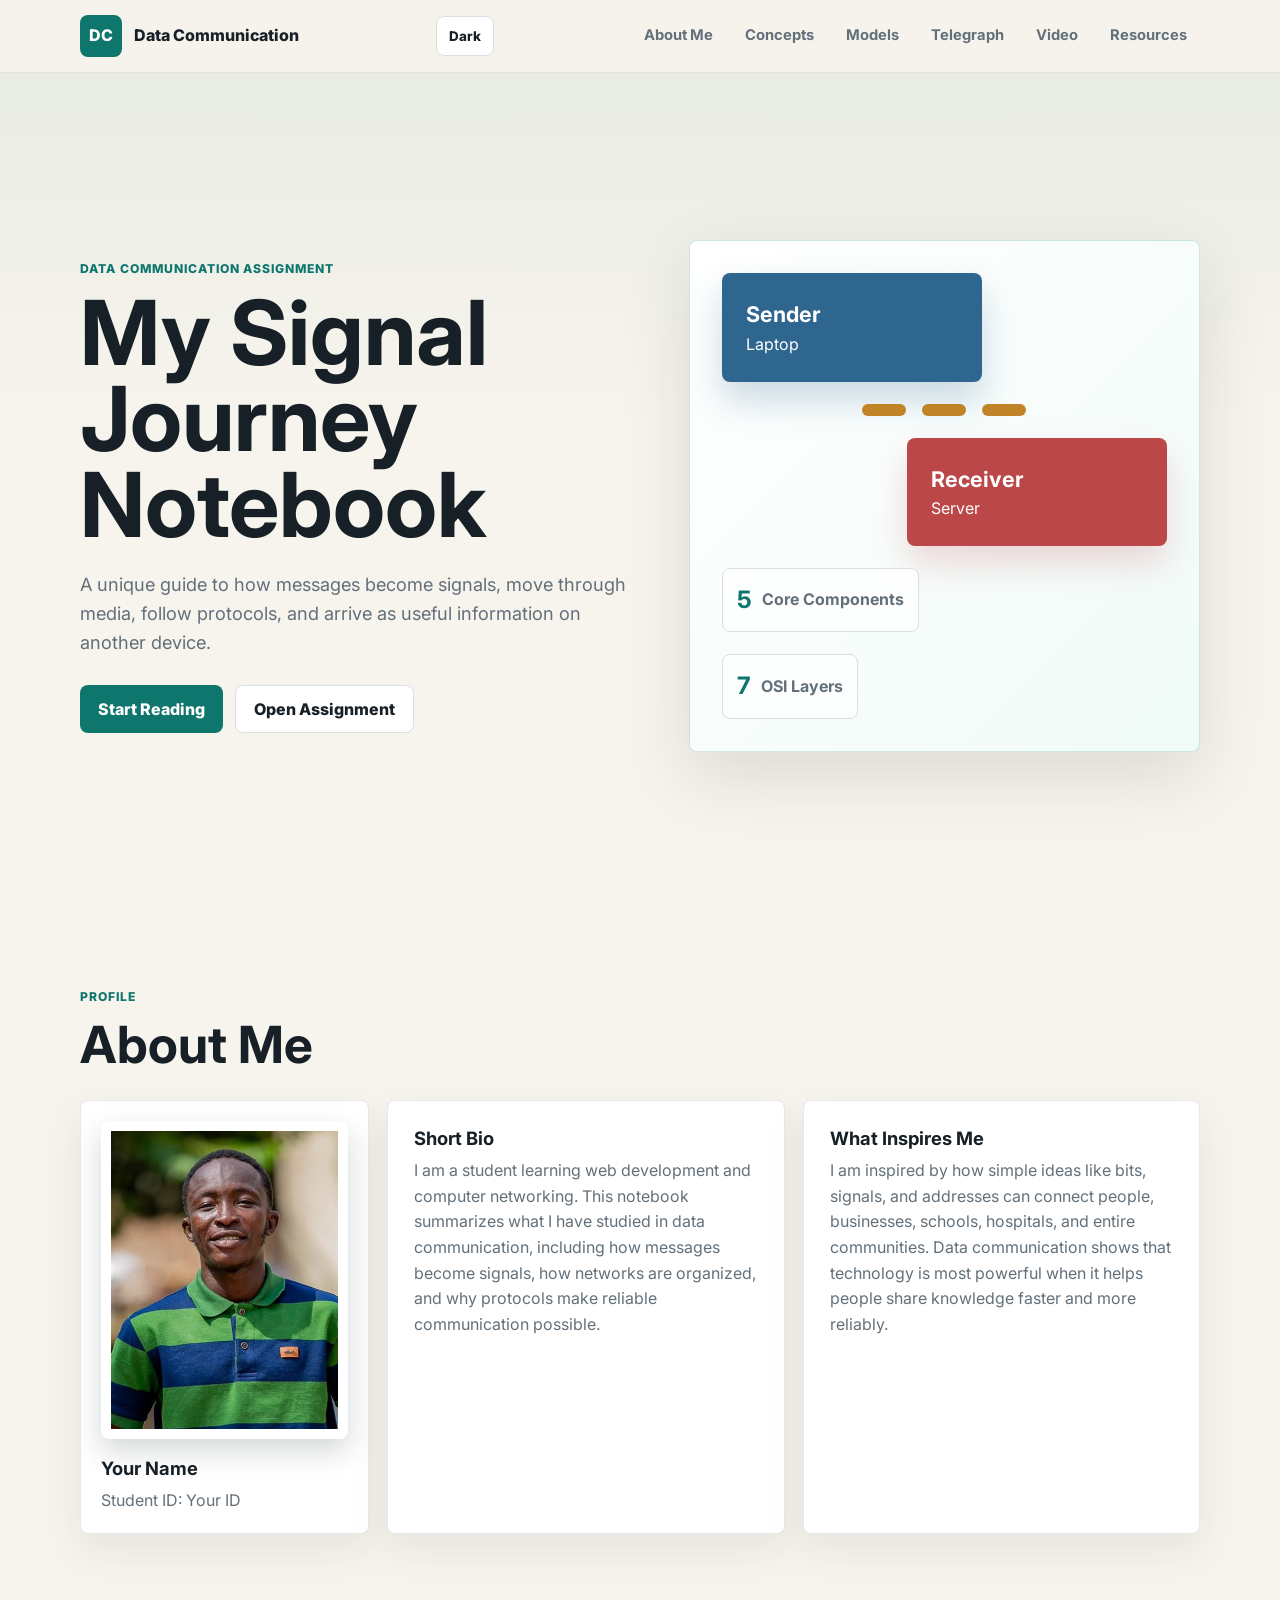
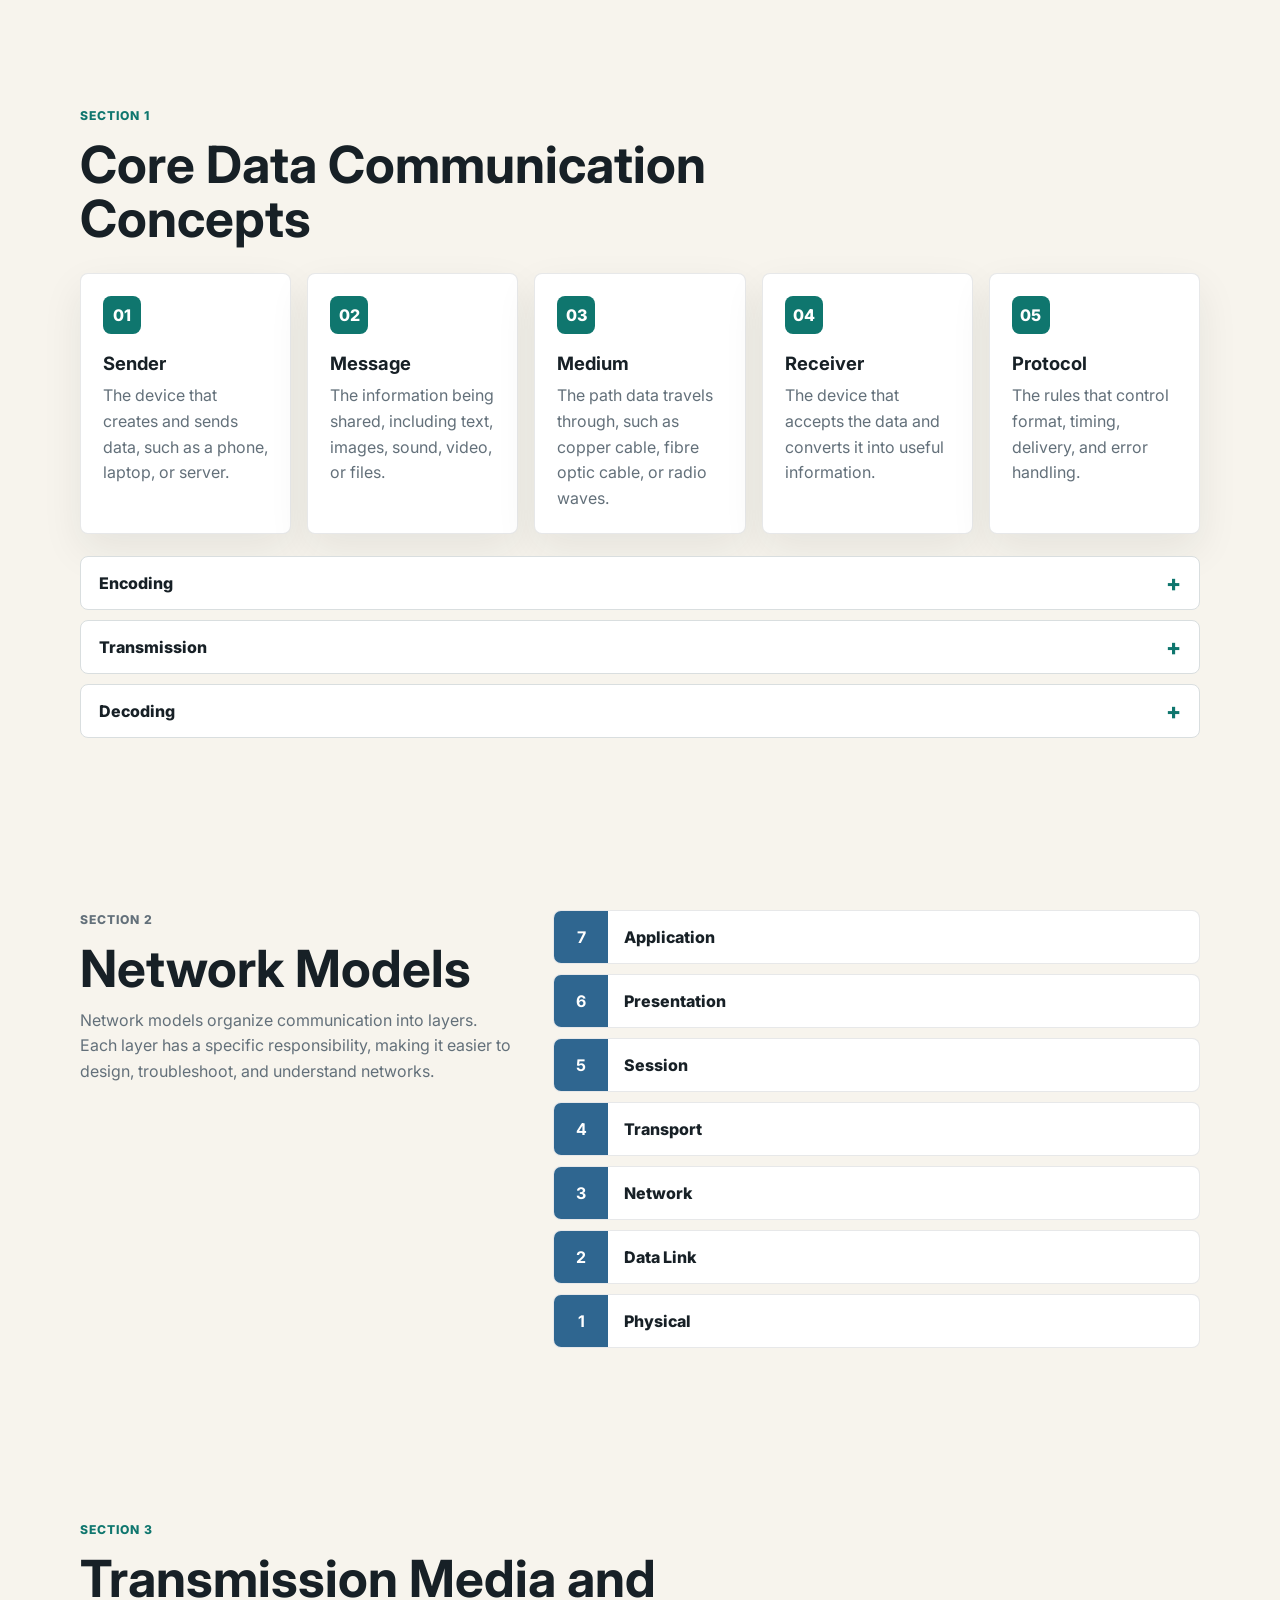
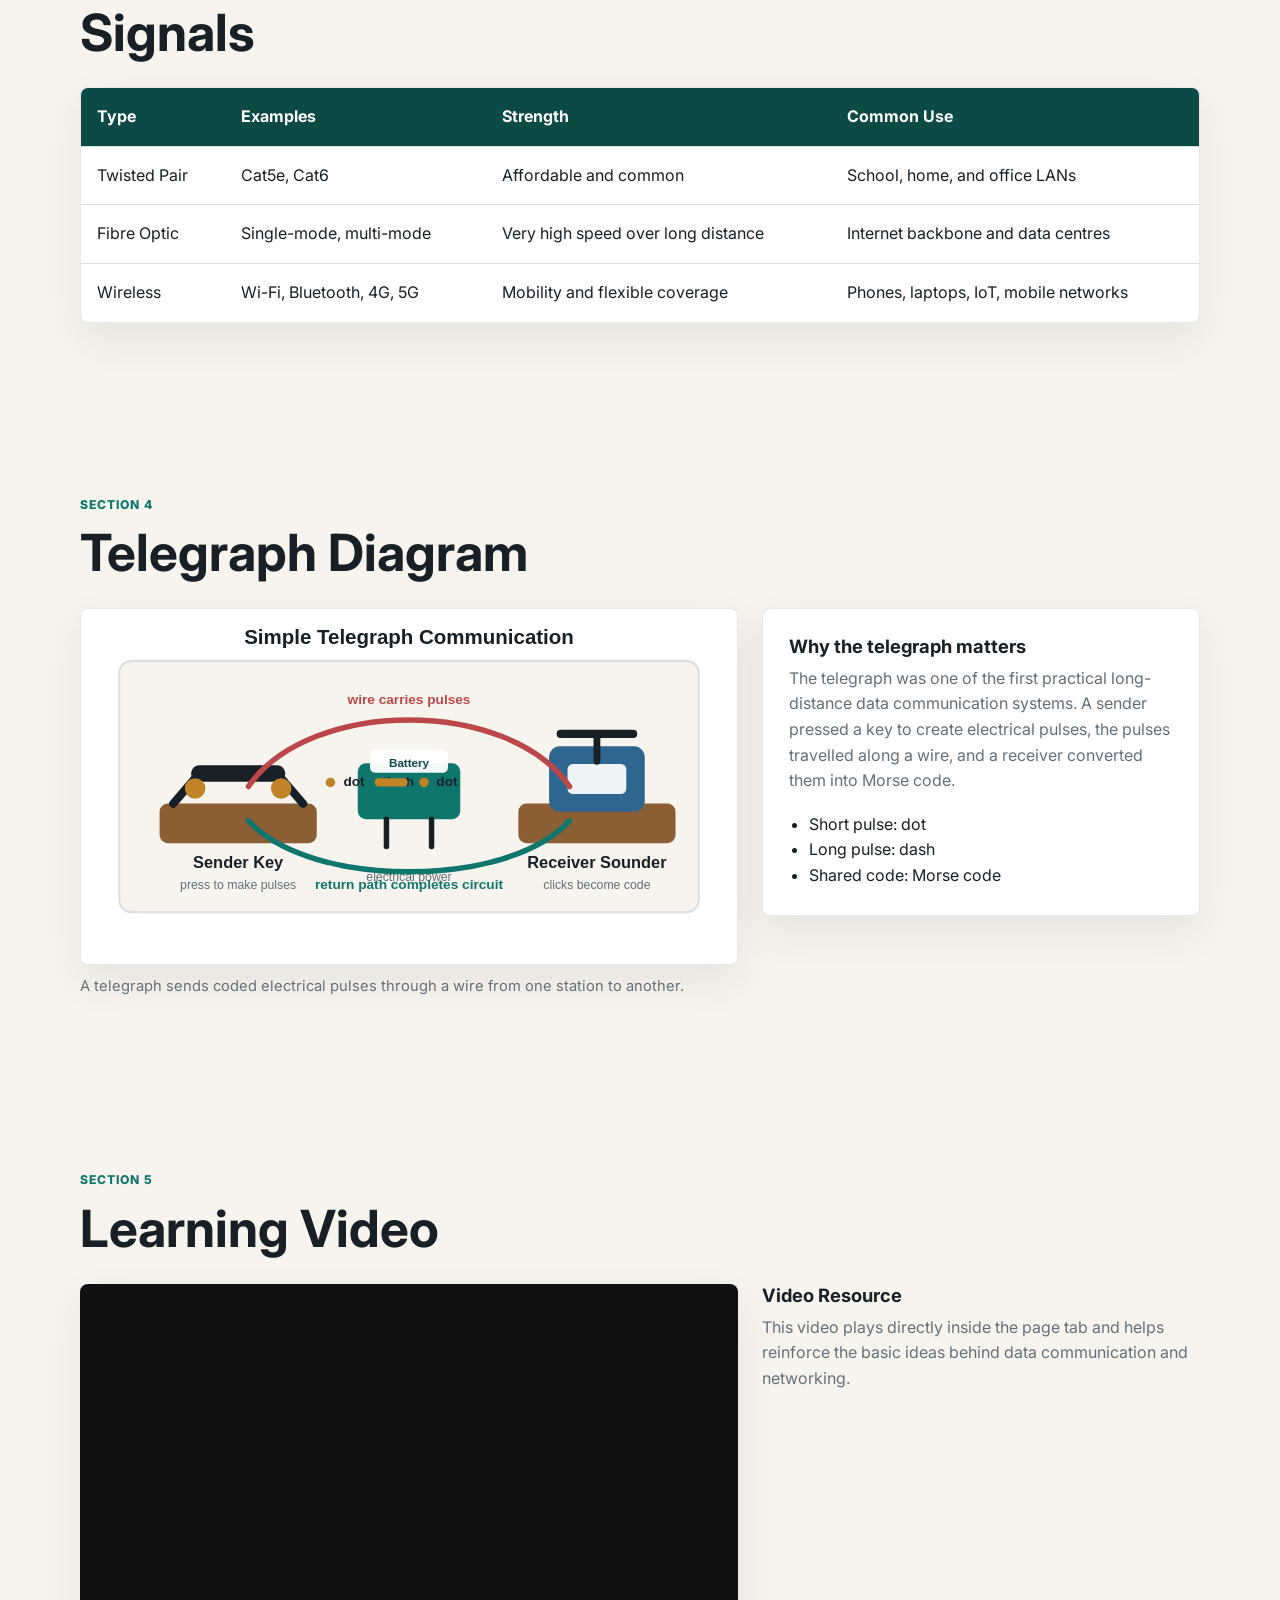
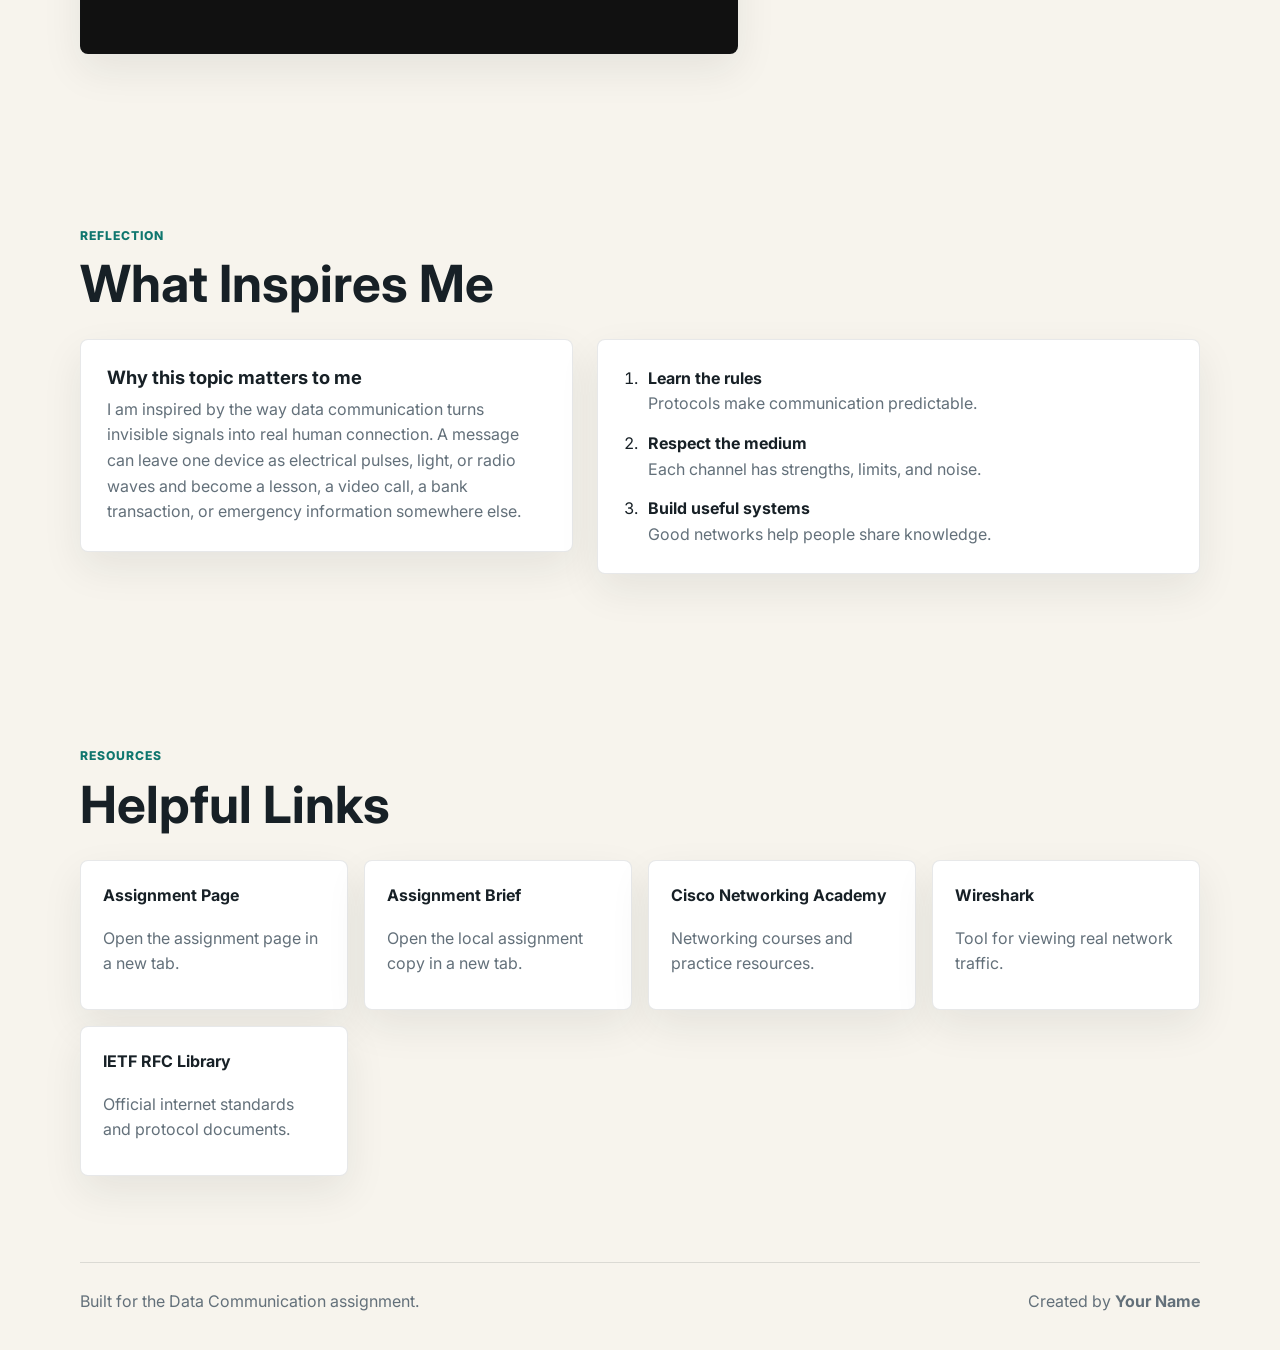
<file: Data Communication Website/index.html>
<!DOCTYPE html>
<html lang="en">
<head>
  <meta charset="UTF-8">
  <meta name="viewport" content="width=device-width, initial-scale=1.0">
  <meta name="description" content="A unique one-page data communication assignment covering signals, protocols, network models, transmission media, telegraph history, resources, and inspiration.">
  <title>Signal Journey | Data Communication Assignment</title>
  <link rel="preconnect" href="https://fonts.googleapis.com">
  <link rel="preconnect" href="https://fonts.gstatic.com" crossorigin>
  <link href="https://fonts.googleapis.com/css2?family=Inter:wght@400;500;600;700;800&display=swap" rel="stylesheet">
  <link rel="stylesheet" href="styles.css">
</head>
<body>
  <header class="site-header">
    <nav class="nav" aria-label="Main navigation">
      <a class="brand" href="#home" aria-label="Data Communication home">
        <span class="brand-mark">DC</span>
        <span>Data Communication</span>
      </a>
      <button class="theme-toggle" type="button" aria-label="Toggle theme">Dark</button>
      <button class="nav-toggle" type="button" aria-expanded="false" aria-controls="nav-links">
        <span></span>
        <span></span>
        <span></span>
      </button>
      <div class="nav-links" id="nav-links">
        <a href="#about">About Me</a>
        <a href="#concepts">Concepts</a>
        <a href="#models">Models</a>
        <a href="#telegraph">Telegraph</a>
        <a href="#video">Video</a>
        <a href="#resources">Resources</a>
      </div>
    </nav>
  </header>
  <div id="progressBar"></div>

  <main>
    <section class="hero" id="home">
      <div class="hero-copy">
        <p class="eyebrow">Data Communication Assignment</p>
        <h1>My Signal Journey Notebook</h1>
        <p class="hero-text">
          A unique guide to how messages become signals, move through media, follow
          protocols, and arrive as useful information on another device.
        </p>
        <div class="hero-actions">
          <a class="button primary" href="#concepts">Start Reading</a>
          <a class="button secondary" href="assignment.html">Open Assignment</a>
        </div>
      </div>
      <div class="hero-panel" aria-label="Animated communication system overview">
        <div class="signal-card sender">
          <strong>Sender</strong>
          <span>Laptop</span>
        </div>
        <div class="signal-path">
          <span></span>
          <span></span>
          <span></span>
        </div>
        <div class="signal-card receiver">
          <strong>Receiver</strong>
          <span>Server</span>
        </div>
        <div class="mini-metric stat">
          <strong data-target="5">0</strong>
          <span>Core Components</span>
        </div>
        <div class="mini-metric stat">
          <strong data-target="7">0</strong>
          <span>OSI Layers</span>
        </div>
      </div>
    </section>

    <section class="section about-section reveal" id="about">
      <div class="section-heading">
        <p class="eyebrow">Profile</p>
        <h2>About Me</h2>
      </div>
      <div class="about-grid">
        <div class="portrait-card">
          <img class="passport-photo" src="assets/profile-passport.jpg" alt="Student passport photo">
          <div>
            <h3>Your Name</h3>
            <p>Student ID: Your ID</p>
          </div>
        </div>
        <div class="bio-card">
          <h3>Short Bio</h3>
          <p>
            I am a student learning web development and computer networking. This notebook
            summarizes what I have studied in data communication, including how messages
            become signals, how networks are organized, and why protocols make reliable
            communication possible.
          </p>
        </div>
        <div class="inspiration-card">
          <h3>What Inspires Me</h3>
          <p>
            I am inspired by how simple ideas like bits, signals, and addresses can
            connect people, businesses, schools, hospitals, and entire communities.
            Data communication shows that technology is most powerful when it helps
            people share knowledge faster and more reliably.
          </p>
        </div>
      </div>
    </section>

    <section class="section reveal" id="concepts">
      <div class="section-heading">
        <p class="eyebrow">Section 1</p>
        <h2>Core Data Communication Concepts</h2>
      </div>
      <div class="cards five-components">
        <article>
          <span>01</span>
          <h3>Sender</h3>
          <p>The device that creates and sends data, such as a phone, laptop, or server.</p>
        </article>
        <article>
          <span>02</span>
          <h3>Message</h3>
          <p>The information being shared, including text, images, sound, video, or files.</p>
        </article>
        <article>
          <span>03</span>
          <h3>Medium</h3>
          <p>The path data travels through, such as copper cable, fibre optic cable, or radio waves.</p>
        </article>
        <article>
          <span>04</span>
          <h3>Receiver</h3>
          <p>The device that accepts the data and converts it into useful information.</p>
        </article>
        <article>
          <span>05</span>
          <h3>Protocol</h3>
          <p>The rules that control format, timing, delivery, and error handling.</p>
        </article>
      </div>
      <div class="accordion" aria-label="Signal journey accordion">
        <div class="accordion-item">
          <button class="accordion-btn" type="button">Encoding</button>
          <div class="accordion-body">
            <p>The sender changes a message into a signal. Text, images, audio, and video are represented as bits before transmission.</p>
          </div>
        </div>
        <div class="accordion-item">
          <button class="accordion-btn" type="button">Transmission</button>
          <div class="accordion-body">
            <p>The signal travels through copper wire, fibre optic cable, or wireless channels. Noise, distance, and interference can affect quality.</p>
          </div>
        </div>
        <div class="accordion-item">
          <button class="accordion-btn" type="button">Decoding</button>
          <div class="accordion-body">
            <p>The receiver changes the signal back into usable data and checks for errors before the application displays it.</p>
          </div>
        </div>
      </div>
    </section>

    <section class="section split-section reveal" id="models">
      <div>
        <p class="eyebrow">Section 2</p>
        <h2>Network Models</h2>
        <p>
          Network models organize communication into layers. Each layer has a specific
          responsibility, making it easier to design, troubleshoot, and understand networks.
        </p>
      </div>
      <div class="model-list" aria-label="OSI model layers">
        <div><strong>7</strong><span>Application</span></div>
        <div><strong>6</strong><span>Presentation</span></div>
        <div><strong>5</strong><span>Session</span></div>
        <div><strong>4</strong><span>Transport</span></div>
        <div><strong>3</strong><span>Network</span></div>
        <div><strong>2</strong><span>Data Link</span></div>
        <div><strong>1</strong><span>Physical</span></div>
      </div>
    </section>

    <section class="section media-section reveal" id="media">
      <div class="section-heading">
        <p class="eyebrow">Section 3</p>
        <h2>Transmission Media and Signals</h2>
      </div>
      <div class="table-wrap">
        <table>
          <thead>
            <tr>
              <th>Type</th>
              <th>Examples</th>
              <th>Strength</th>
              <th>Common Use</th>
            </tr>
          </thead>
          <tbody>
            <tr>
              <td>Twisted Pair</td>
              <td>Cat5e, Cat6</td>
              <td>Affordable and common</td>
              <td>School, home, and office LANs</td>
            </tr>
            <tr>
              <td>Fibre Optic</td>
              <td>Single-mode, multi-mode</td>
              <td>Very high speed over long distance</td>
              <td>Internet backbone and data centres</td>
            </tr>
            <tr>
              <td>Wireless</td>
              <td>Wi-Fi, Bluetooth, 4G, 5G</td>
              <td>Mobility and flexible coverage</td>
              <td>Phones, laptops, IoT, mobile networks</td>
            </tr>
          </tbody>
        </table>
      </div>
    </section>

    <section class="section telegraph-section reveal" id="telegraph">
      <div class="section-heading">
        <p class="eyebrow">Section 4</p>
        <h2>Telegraph Diagram</h2>
      </div>
      <div class="telegraph-grid">
        <figure class="telegraph-diagram">
          <img src="assets/telegraph-diagram.svg" alt="Diagram of a telegraph system">
          <figcaption>A telegraph sends coded electrical pulses through a wire from one station to another.</figcaption>
        </figure>
        <div class="telegraph-copy">
          <h3>Why the telegraph matters</h3>
          <p>
            The telegraph was one of the first practical long-distance data communication
            systems. A sender pressed a key to create electrical pulses, the pulses
            travelled along a wire, and a receiver converted them into Morse code.
          </p>
          <ul>
            <li>Short pulse: dot</li>
            <li>Long pulse: dash</li>
            <li>Shared code: Morse code</li>
          </ul>
        </div>
      </div>
    </section>

    <section class="section video-section reveal" id="video">
      <div class="section-heading">
        <p class="eyebrow">Section 5</p>
        <h2>Learning Video</h2>
      </div>
      <div class="video-layout">
        <div class="video-frame">
          <iframe
            src="https://www.youtube-nocookie.com/embed/BDLlWQuqOU8?rel=0&modestbranding=1&playsinline=1"
            title="Data Communication and Networking video"
            referrerpolicy="strict-origin-when-cross-origin"
            sandbox="allow-scripts allow-same-origin allow-presentation"
            allow="accelerometer; autoplay; clipboard-write; encrypted-media; gyroscope; picture-in-picture; web-share"
            allowfullscreen>
          </iframe>
        </div>
        <div>
          <h3>Video Resource</h3>
          <p>
            This video plays directly inside the page tab and helps reinforce the
            basic ideas behind data communication and networking.
          </p>
        </div>
      </div>
    </section>

    <section class="section inspiration-section reveal" id="inspiration">
      <div class="section-heading">
        <p class="eyebrow">Reflection</p>
        <h2>What Inspires Me</h2>
      </div>
      <div class="inspiration-layout">
        <div>
          <h3>Why this topic matters to me</h3>
          <p>
            I am inspired by the way data communication turns invisible signals into
            real human connection. A message can leave one device as electrical pulses,
            light, or radio waves and become a lesson, a video call, a bank transaction,
            or emergency information somewhere else.
          </p>
        </div>
        <ol class="signal-steps">
          <li><strong>Learn the rules</strong><span>Protocols make communication predictable.</span></li>
          <li><strong>Respect the medium</strong><span>Each channel has strengths, limits, and noise.</span></li>
          <li><strong>Build useful systems</strong><span>Good networks help people share knowledge.</span></li>
        </ol>
      </div>
    </section>

    <section class="section resources-section reveal" id="resources">
      <div class="section-heading">
        <p class="eyebrow">Resources</p>
        <h2>Helpful Links</h2>
      </div>
      <div class="resource-grid">
        <a href="assignment.html">
          <strong>Assignment Page</strong>
          <span>Open the assignment page in a new tab.</span>
        </a>
        <a href="resources/assignment-turnitin.txt" target="_blank" rel="noopener">
          <strong>Assignment Brief</strong>
          <span>Open the local assignment copy in a new tab.</span>
        </a>
        <a href="https://www.netacad.com/" target="_blank" rel="noopener">
          <strong>Cisco Networking Academy</strong>
          <span>Networking courses and practice resources.</span>
        </a>
        <a href="https://www.wireshark.org/" target="_blank" rel="noopener">
          <strong>Wireshark</strong>
          <span>Tool for viewing real network traffic.</span>
        </a>
        <a href="https://www.ietf.org/rfc/" target="_blank" rel="noopener">
          <strong>IETF RFC Library</strong>
          <span>Official internet standards and protocol documents.</span>
        </a>
      </div>
    </section>
  </main>

  <footer class="footer">
    <p>Built for the Data Communication assignment.</p>
    <p>Created by <strong>Your Name</strong></p>
  </footer>

  <button class="back-to-top" type="button" aria-label="Back to top">Top</button>

  <script src="script.js"></script>
</body>
</html>
</file>
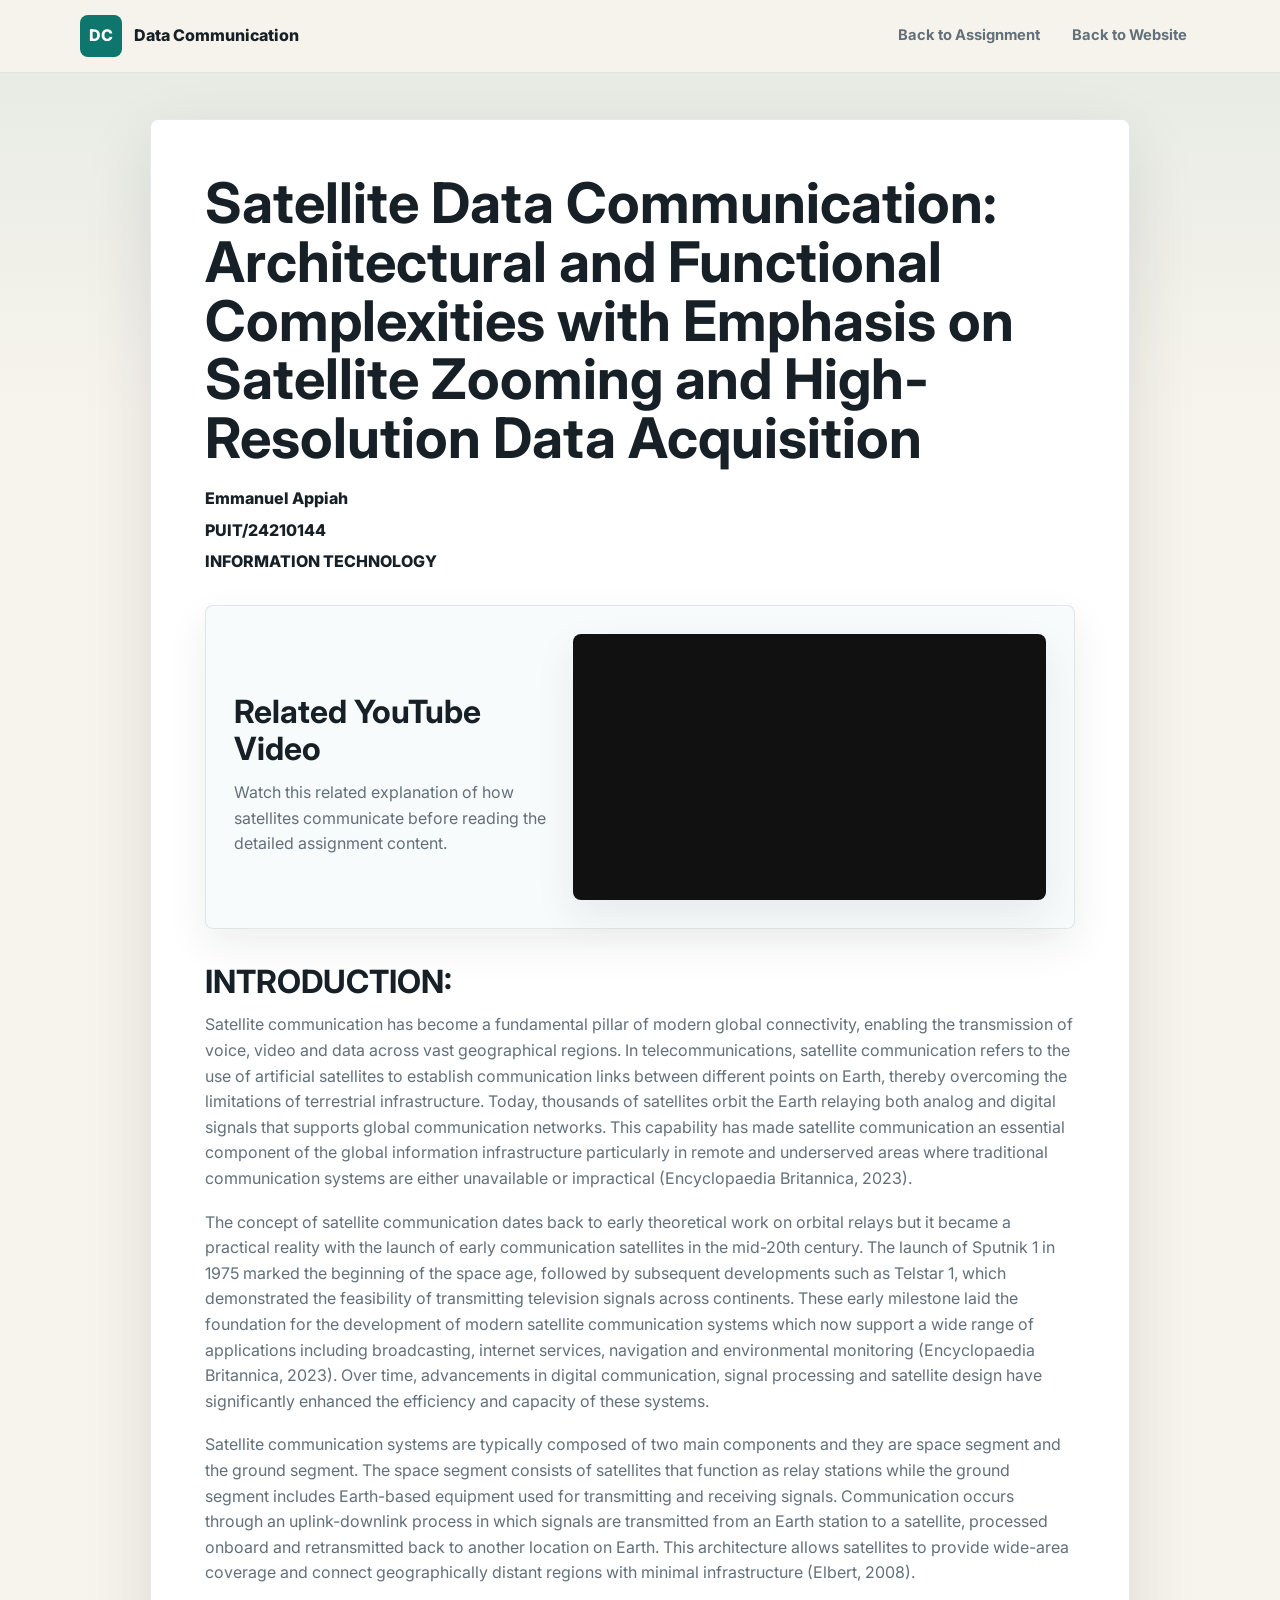
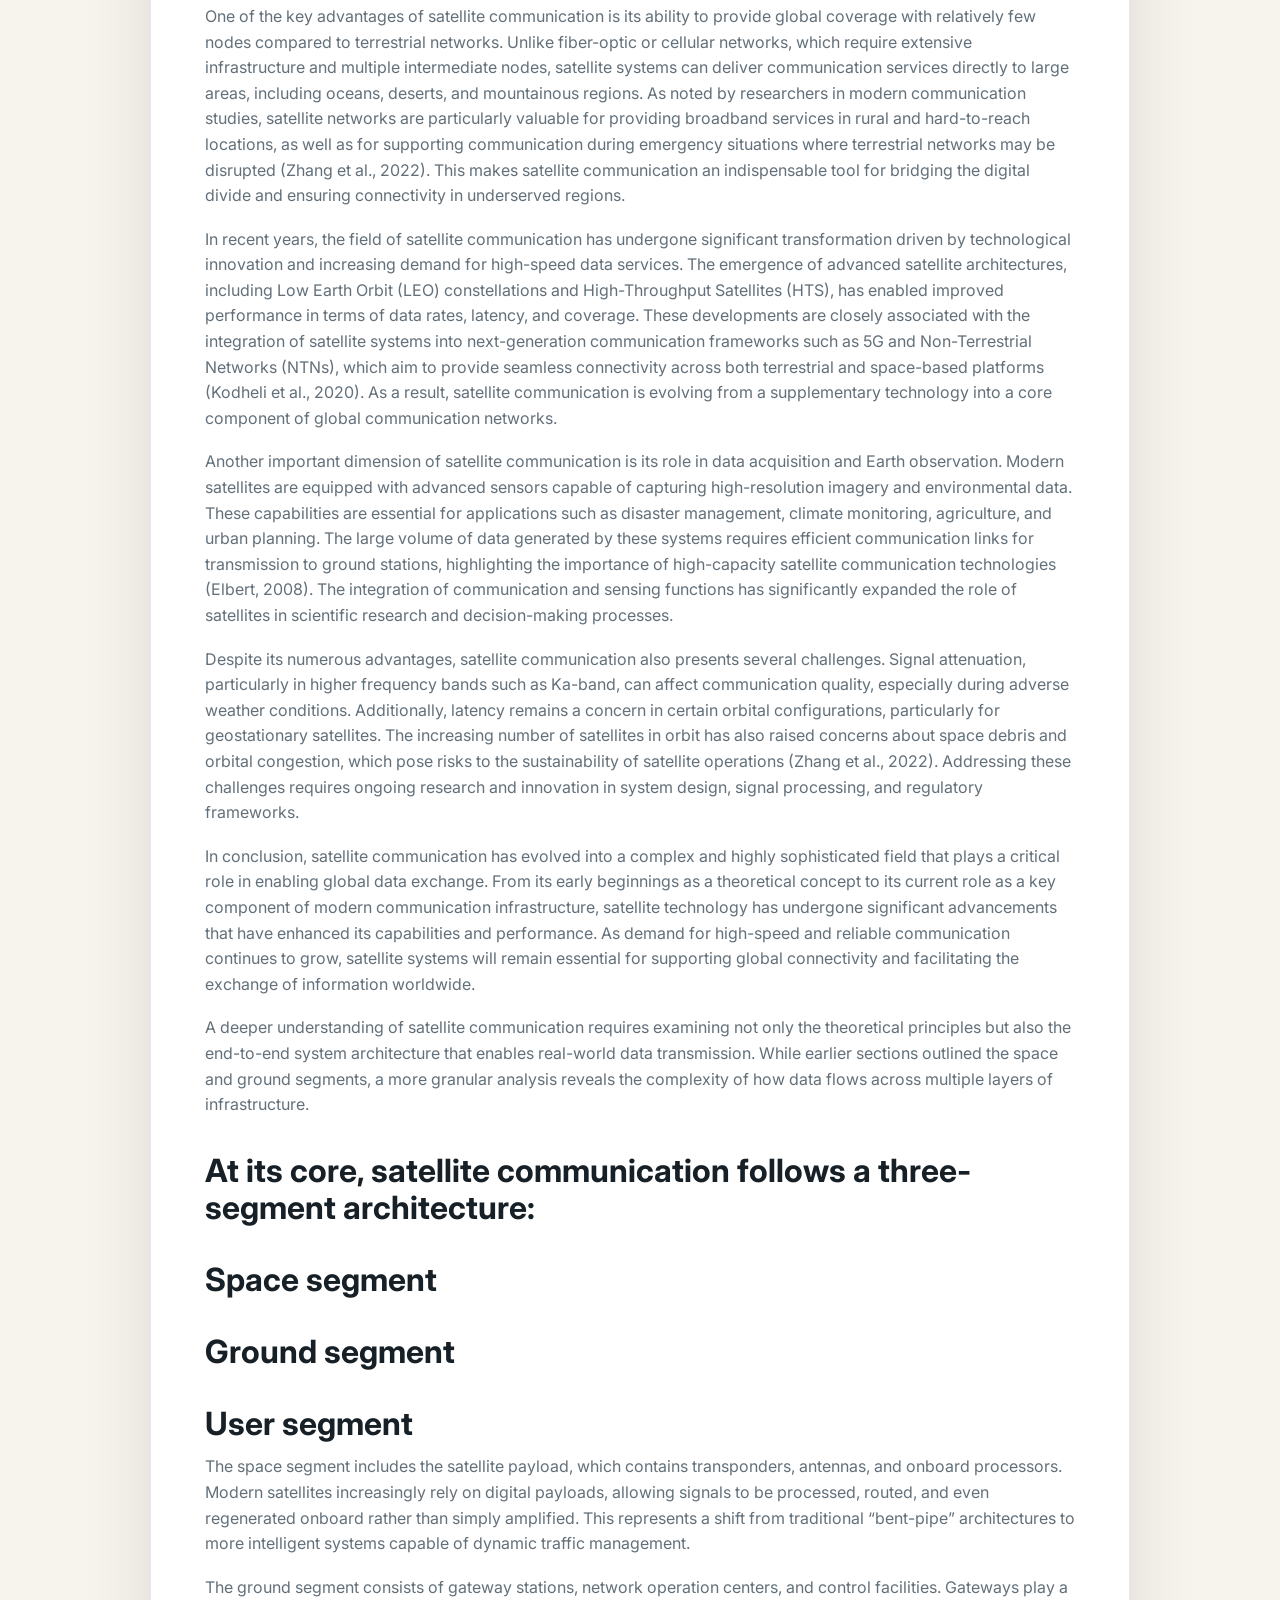
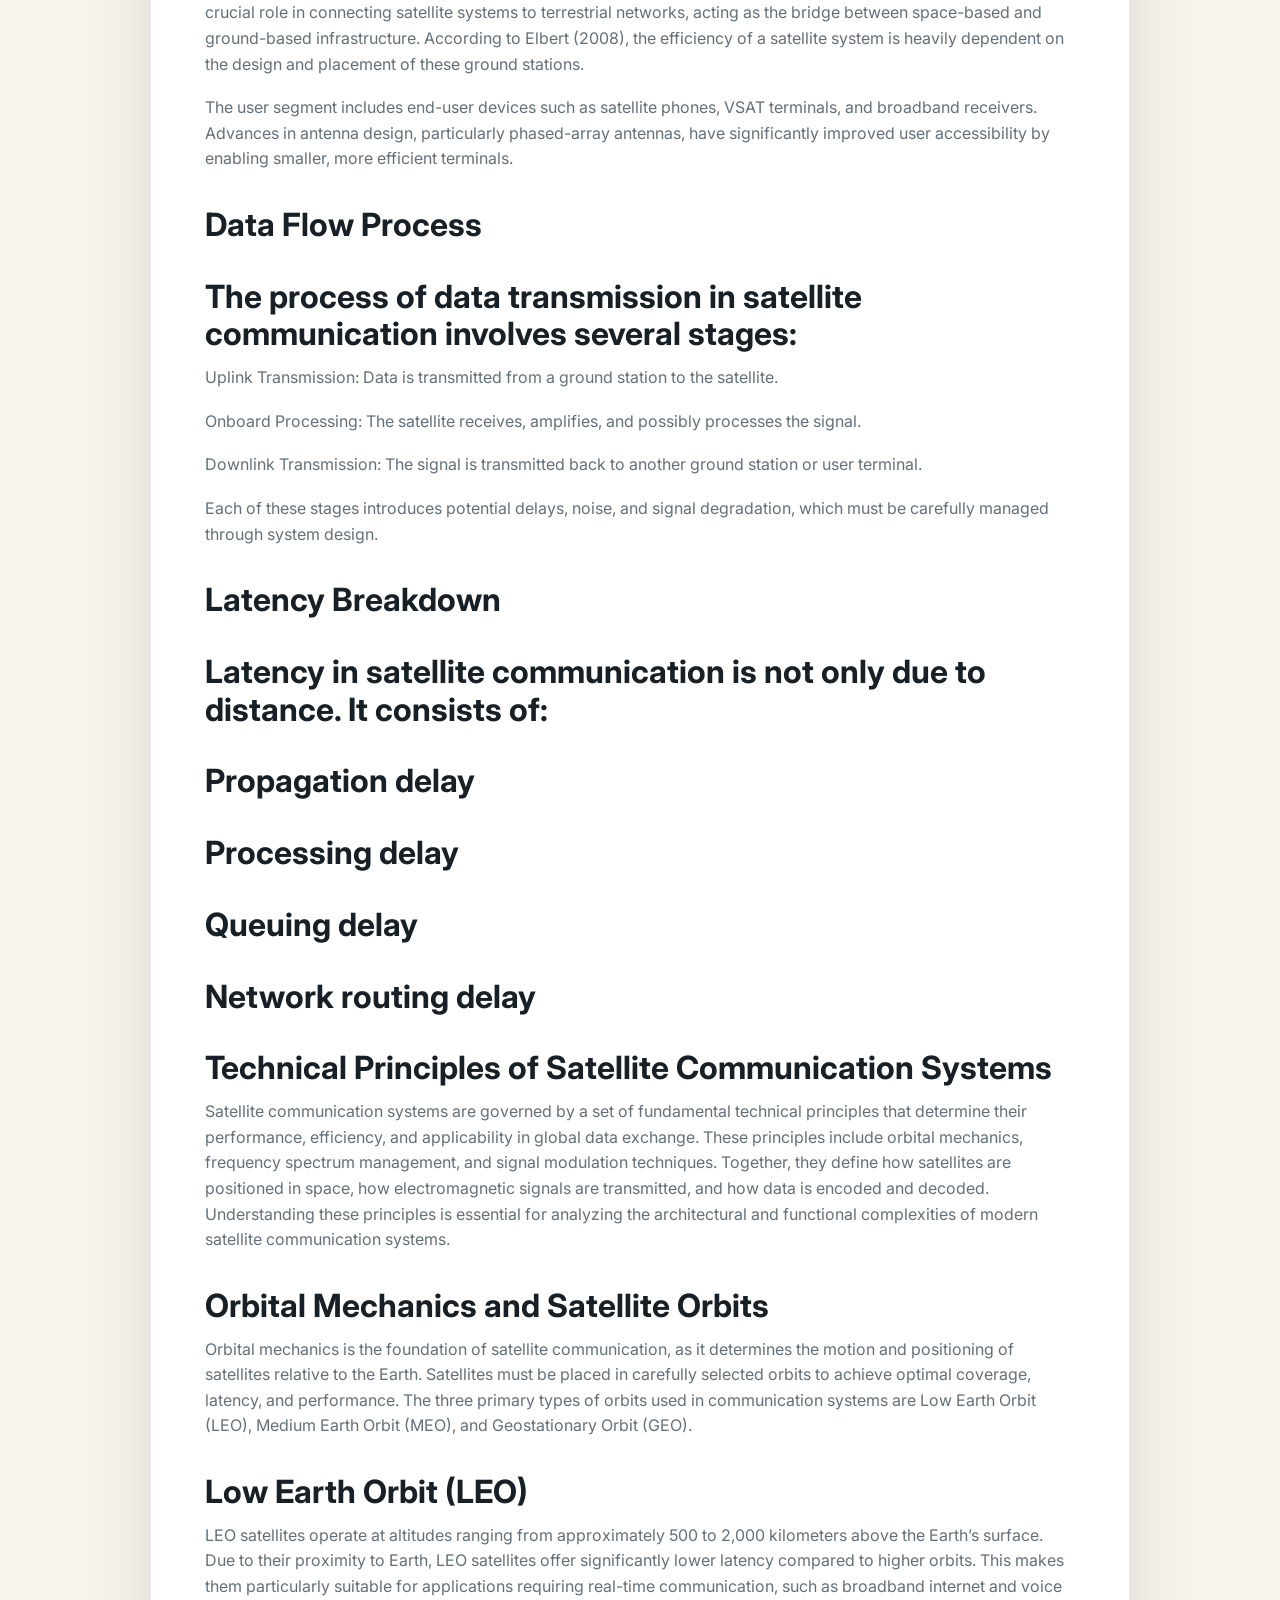
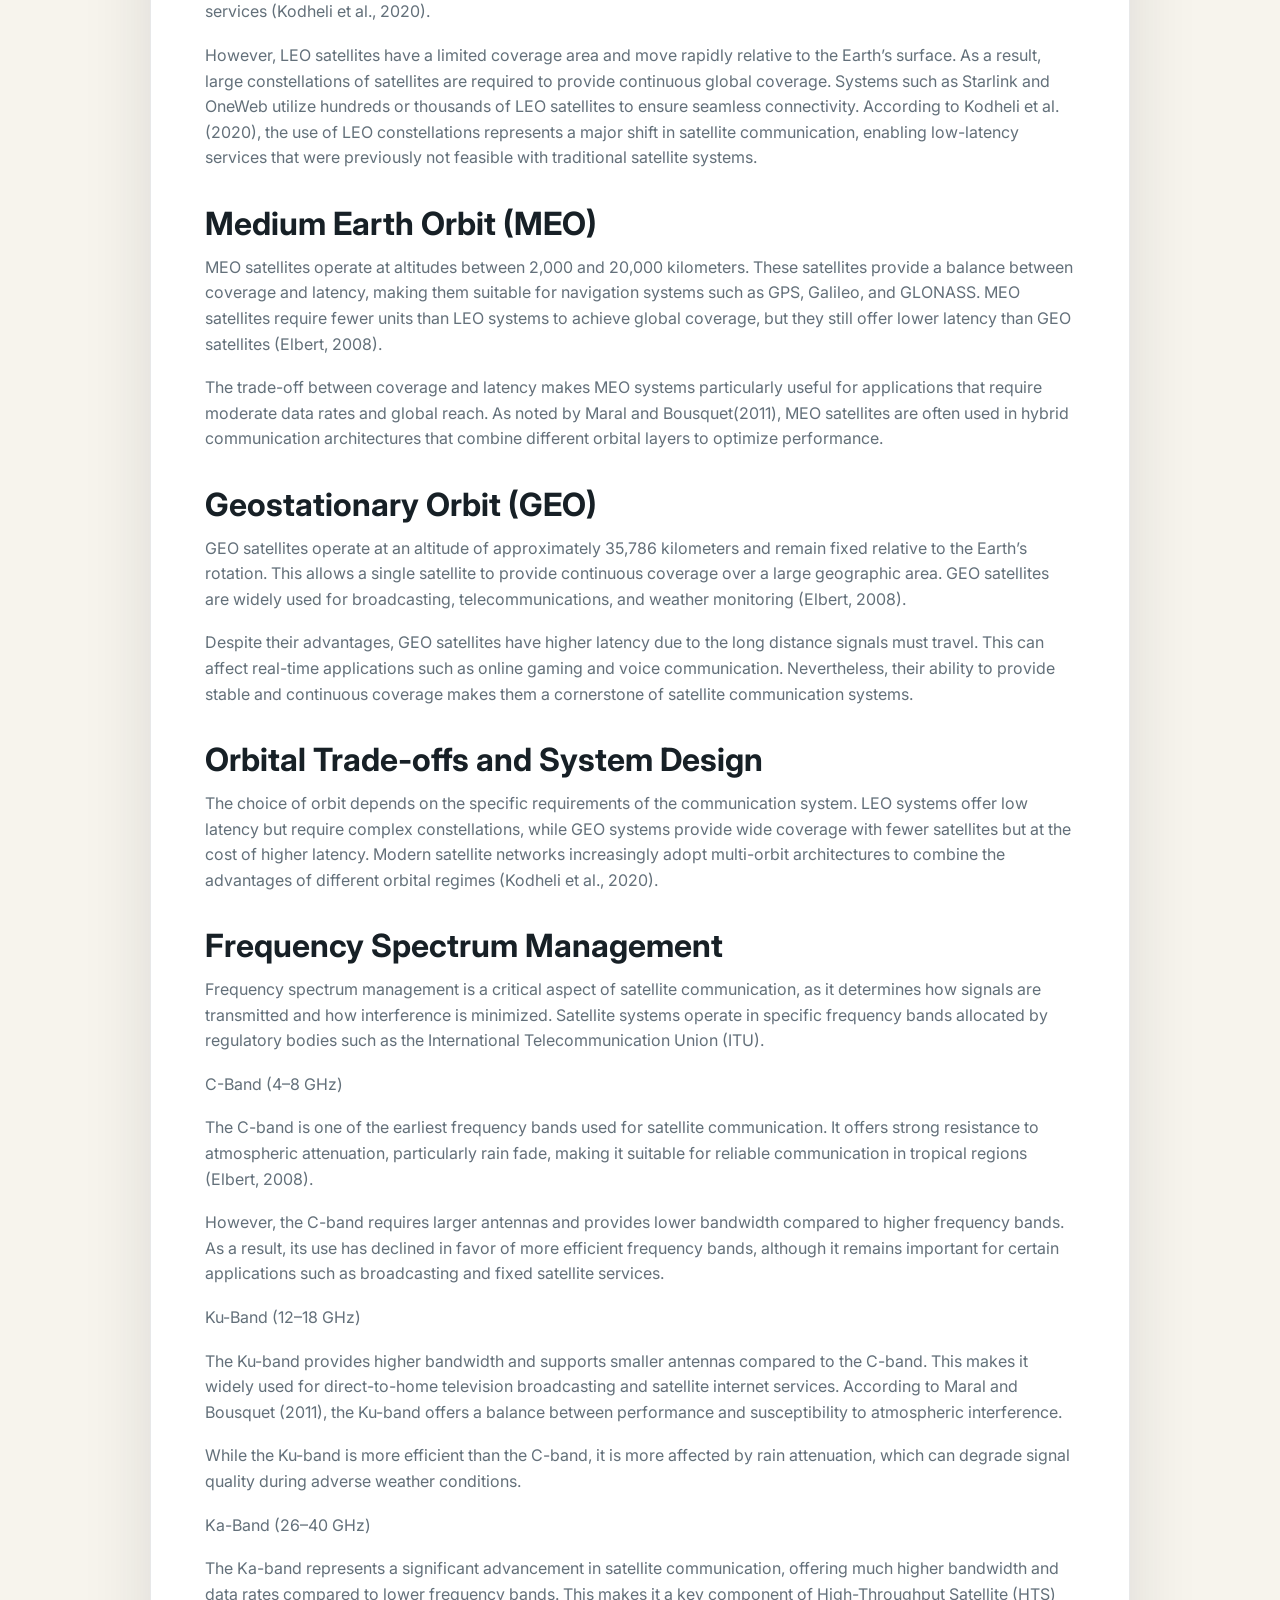
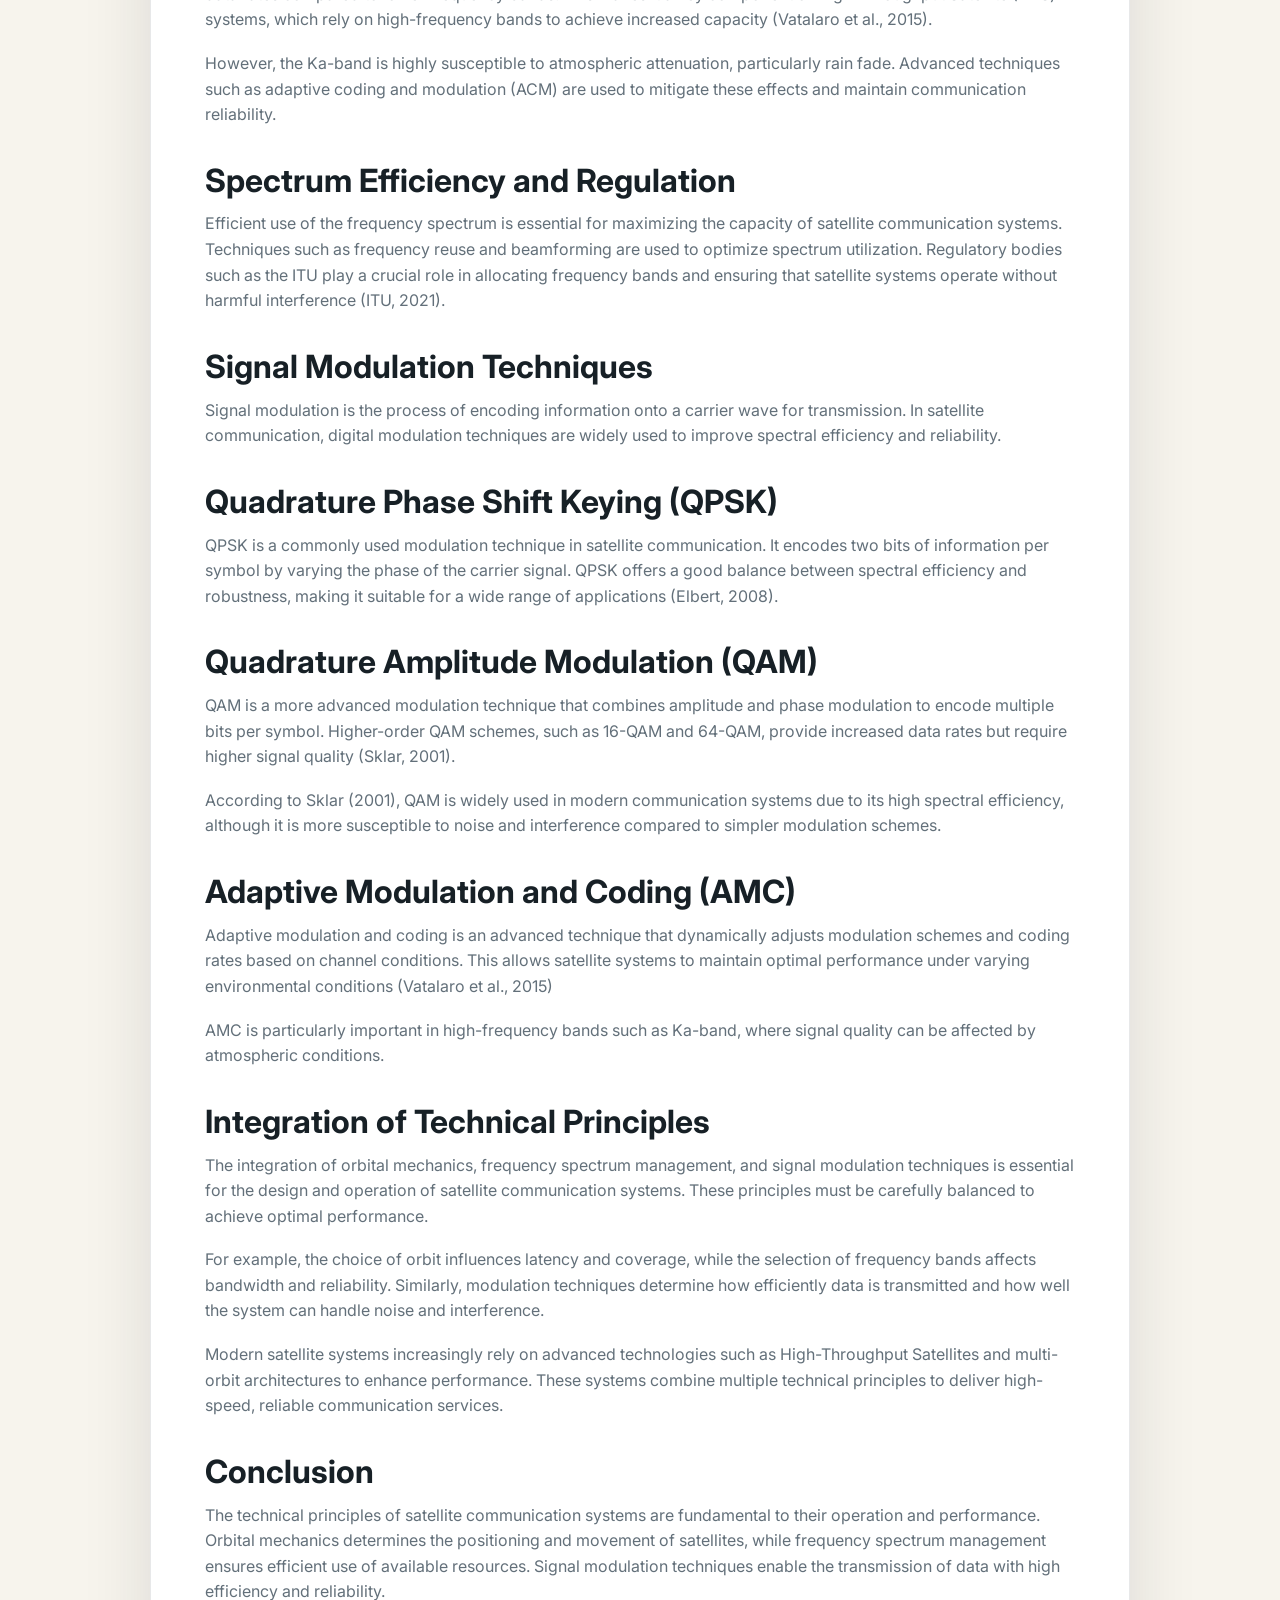
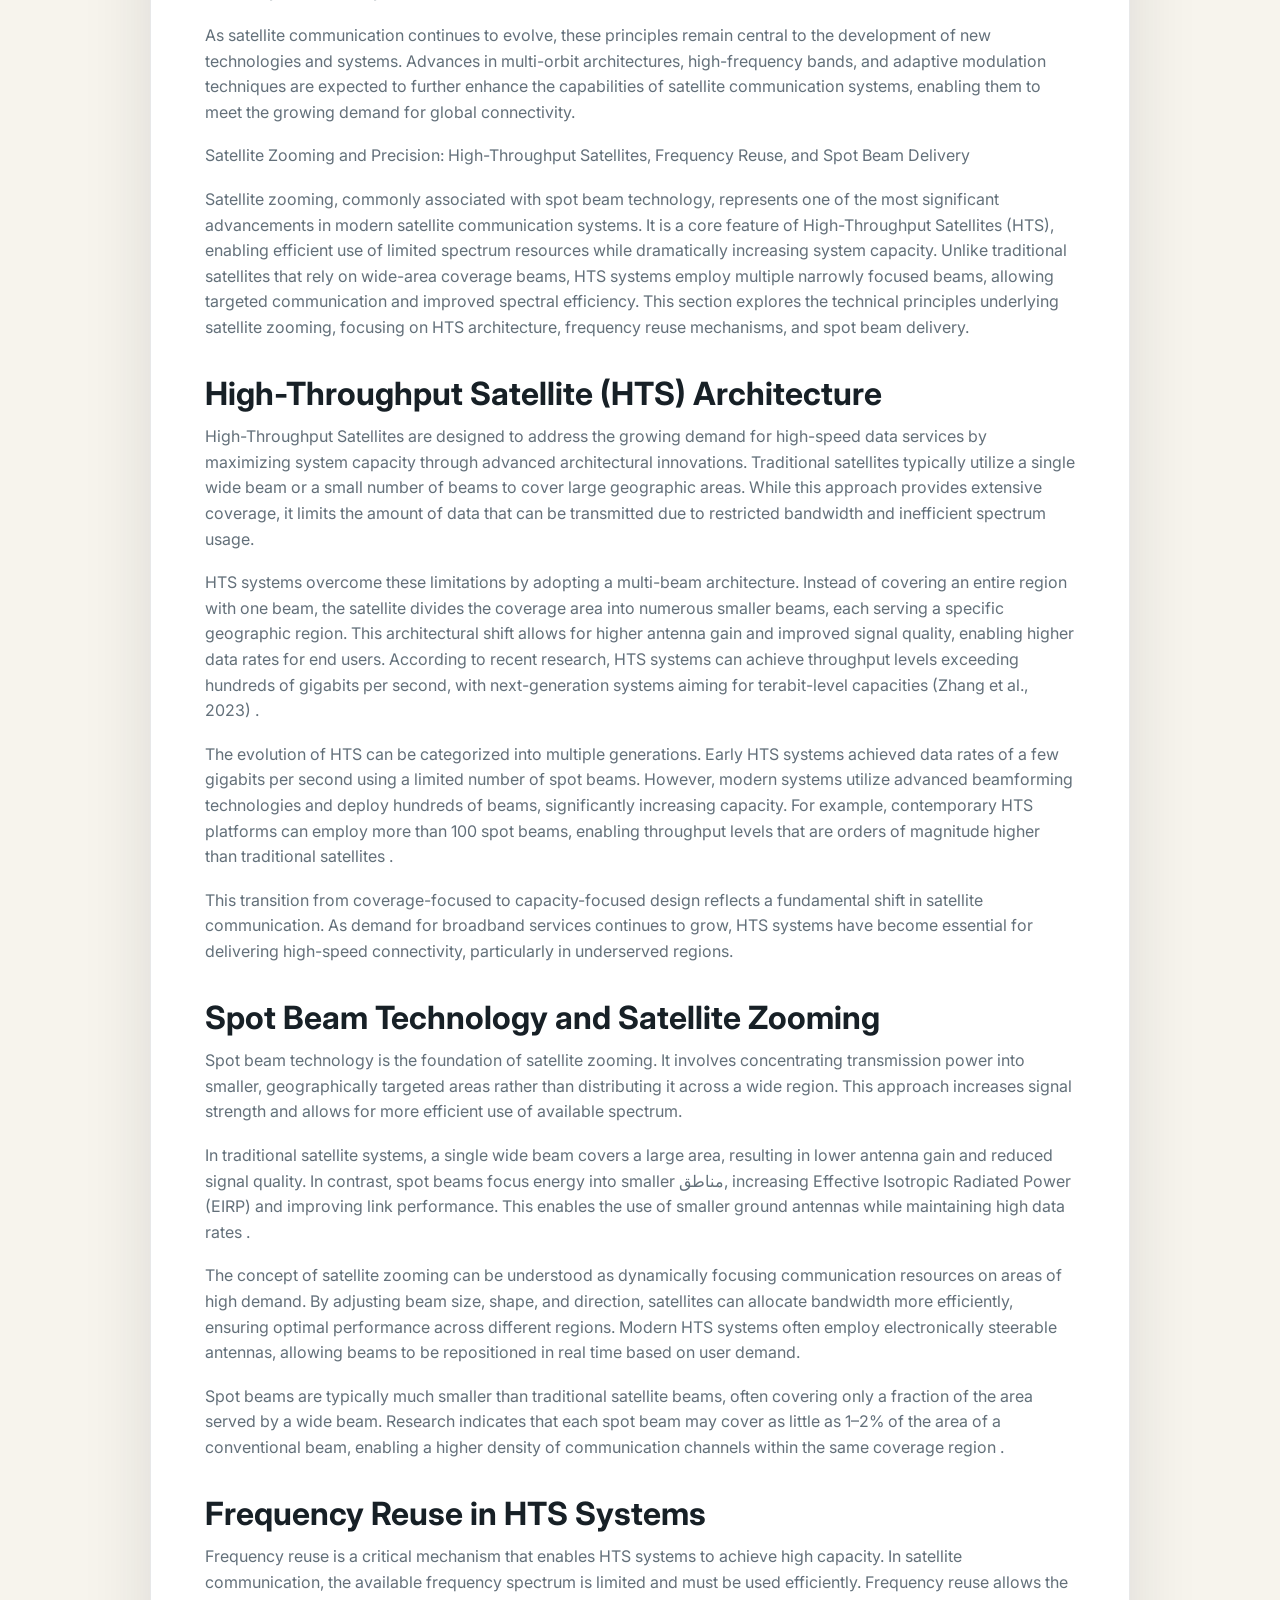
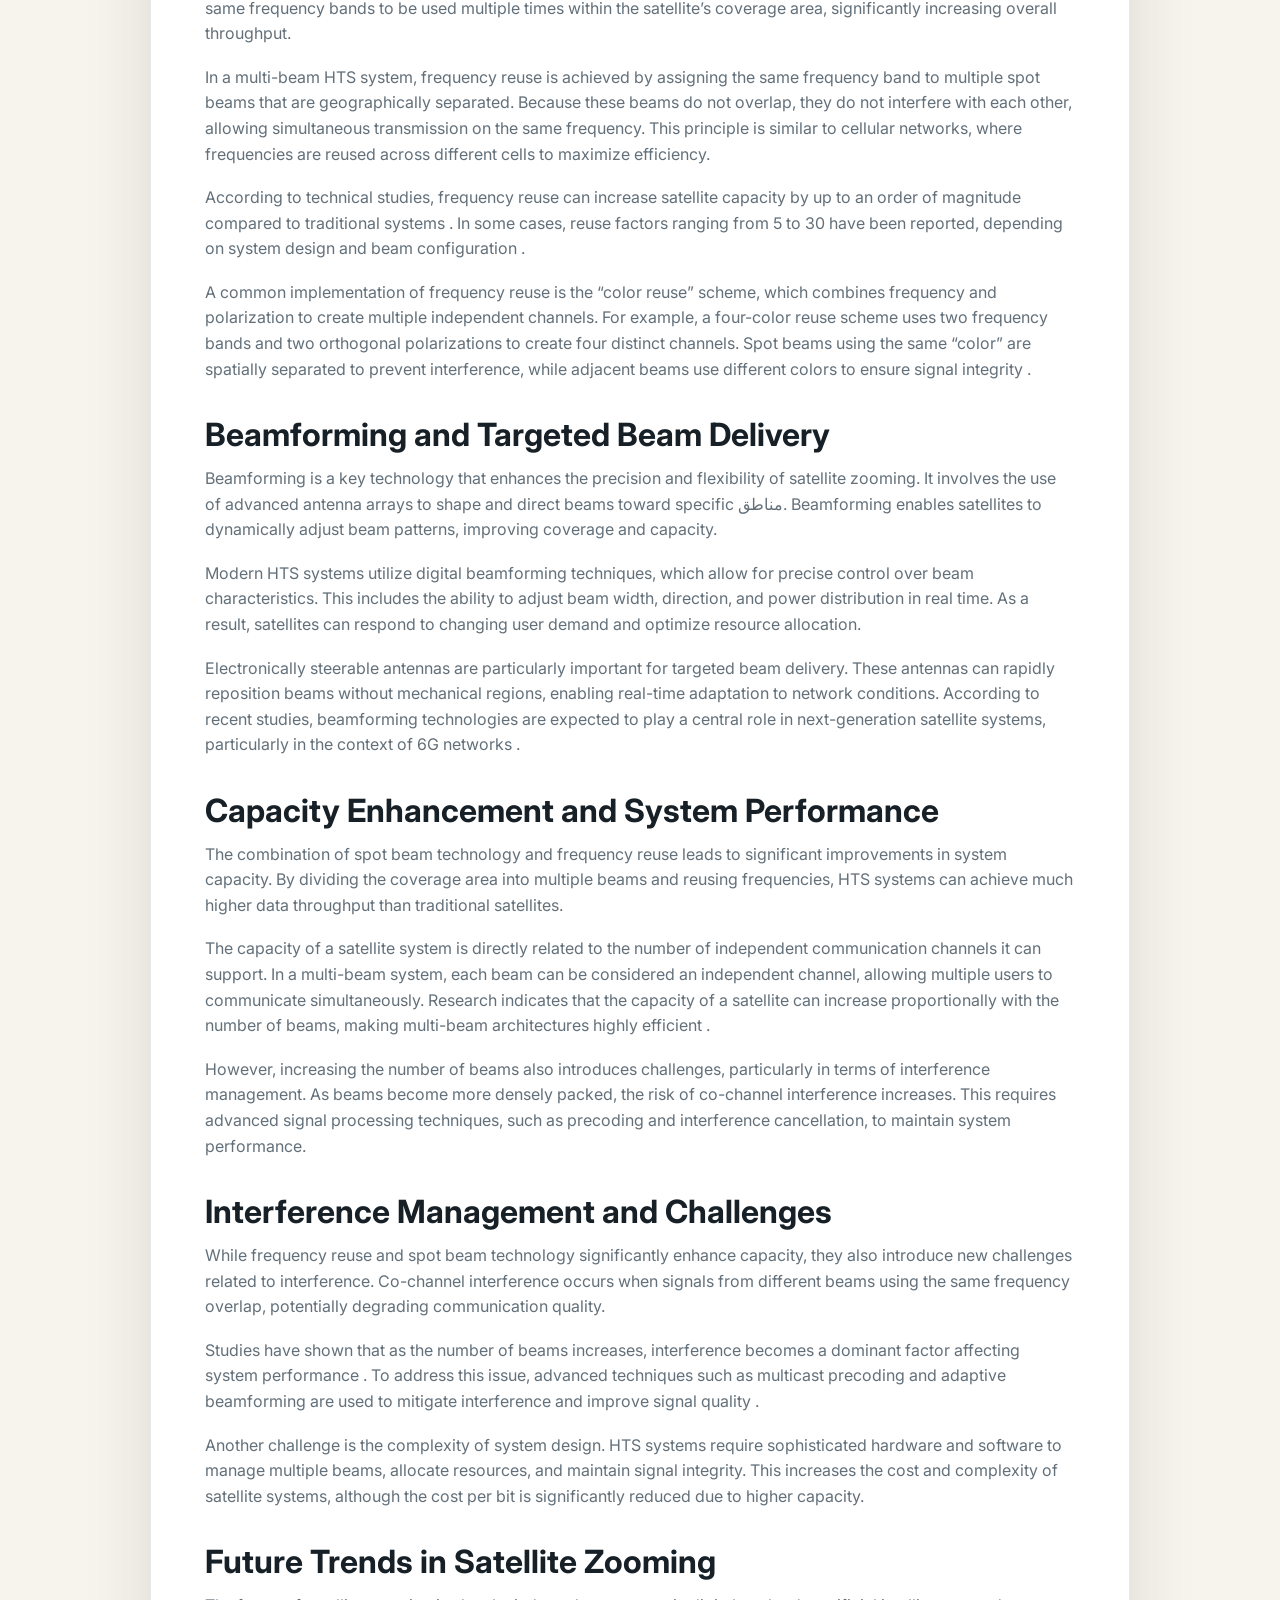
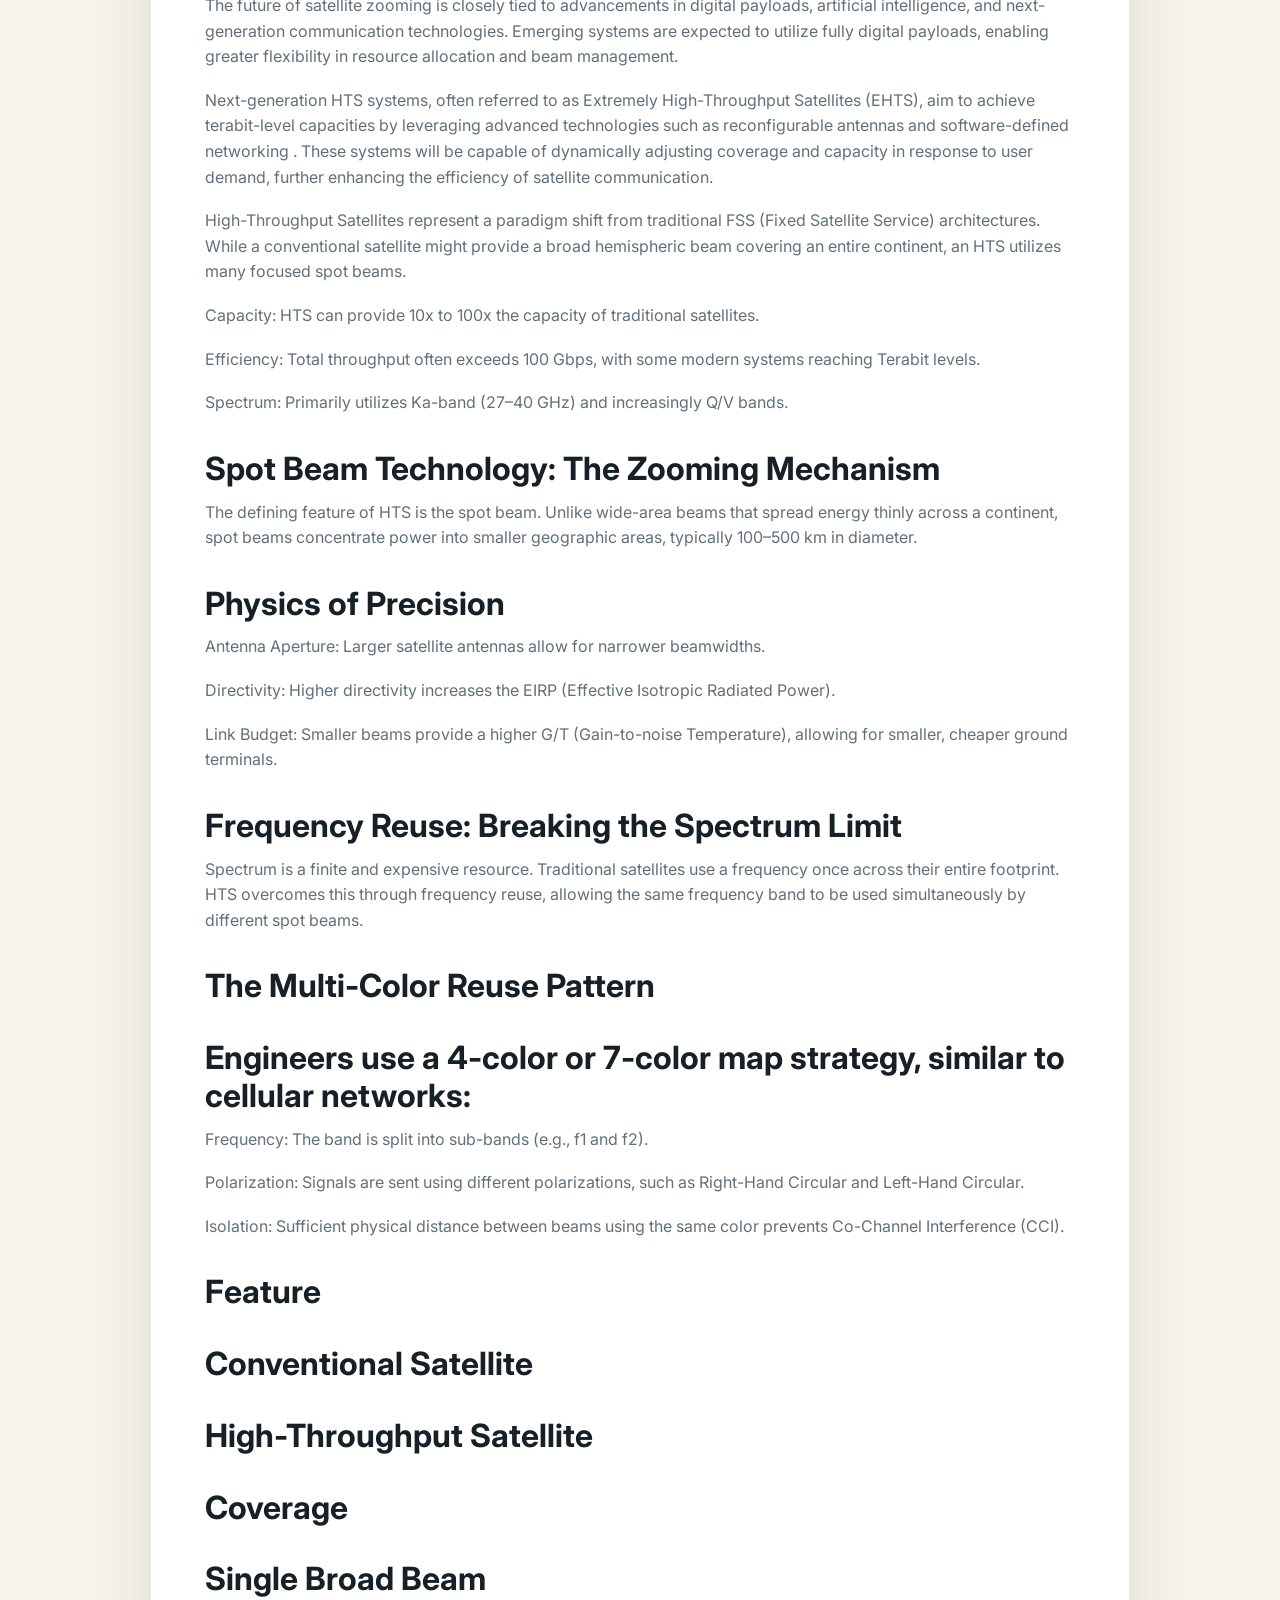
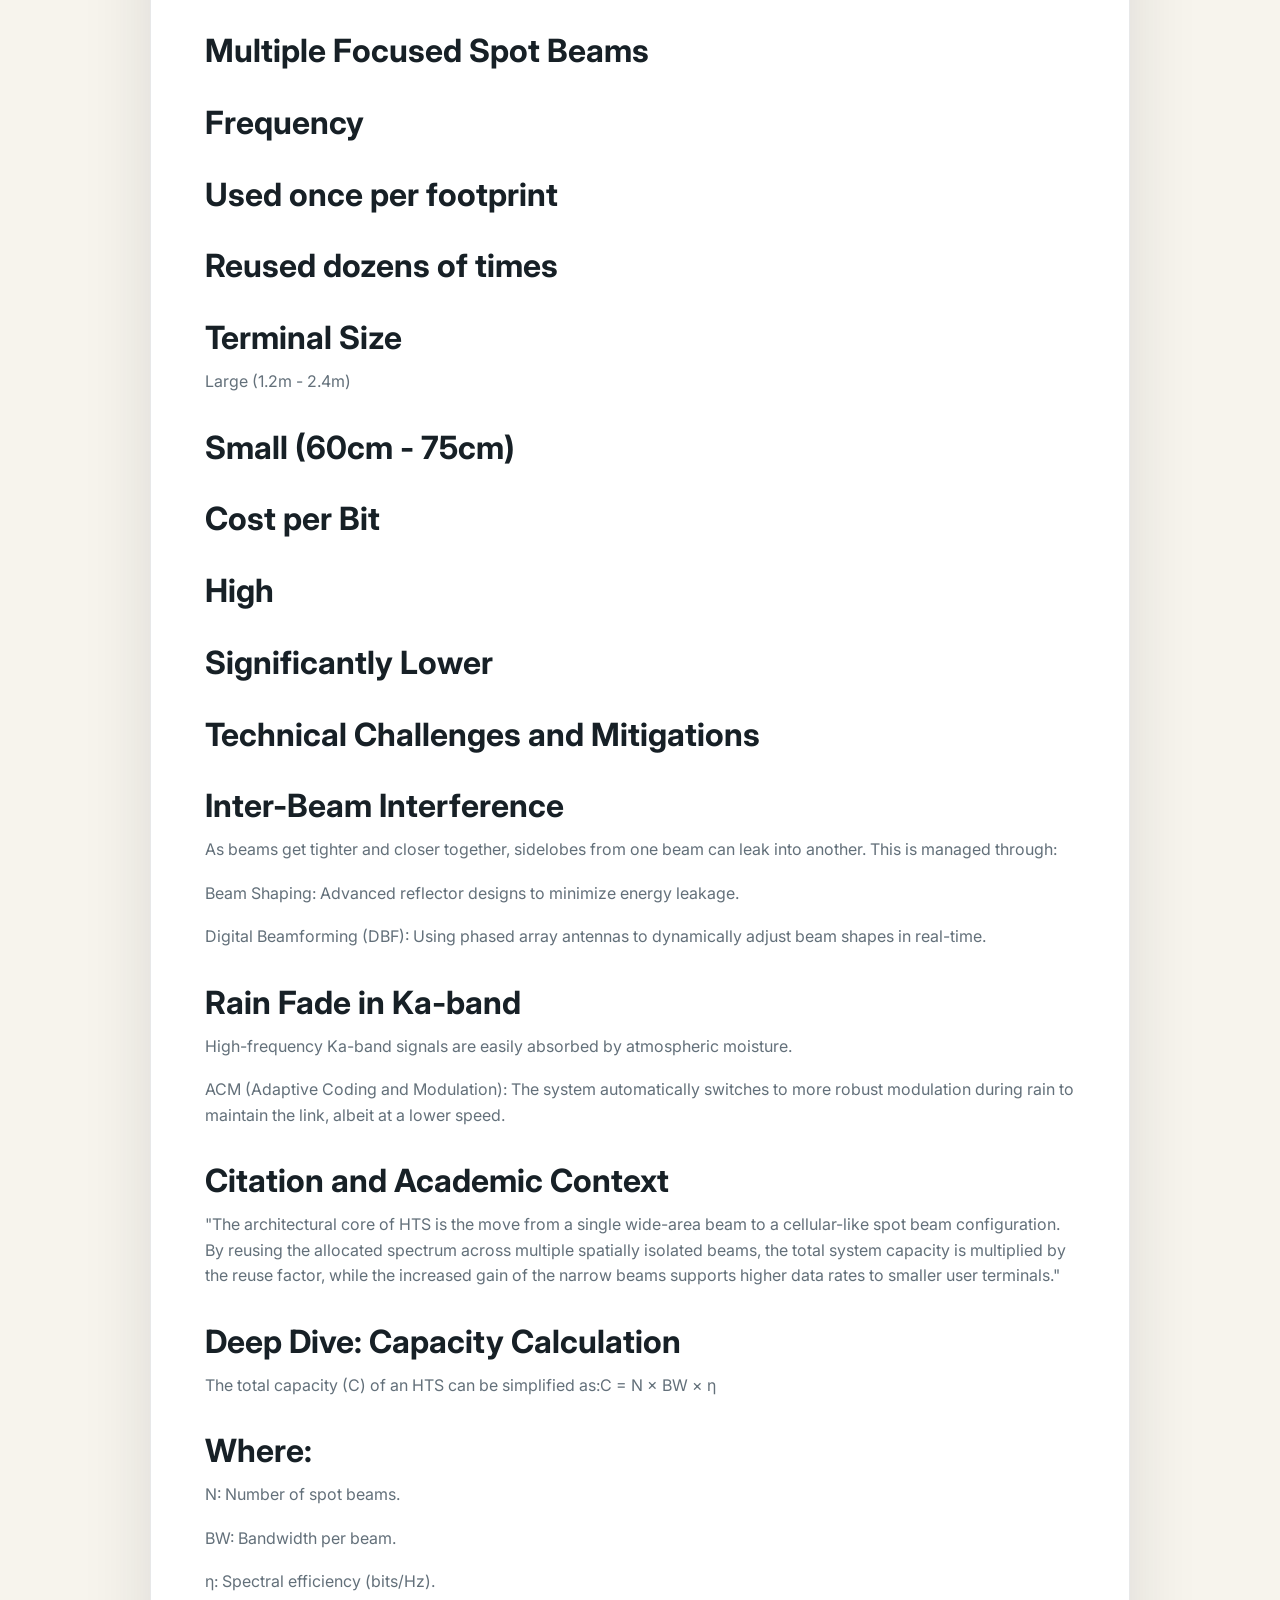
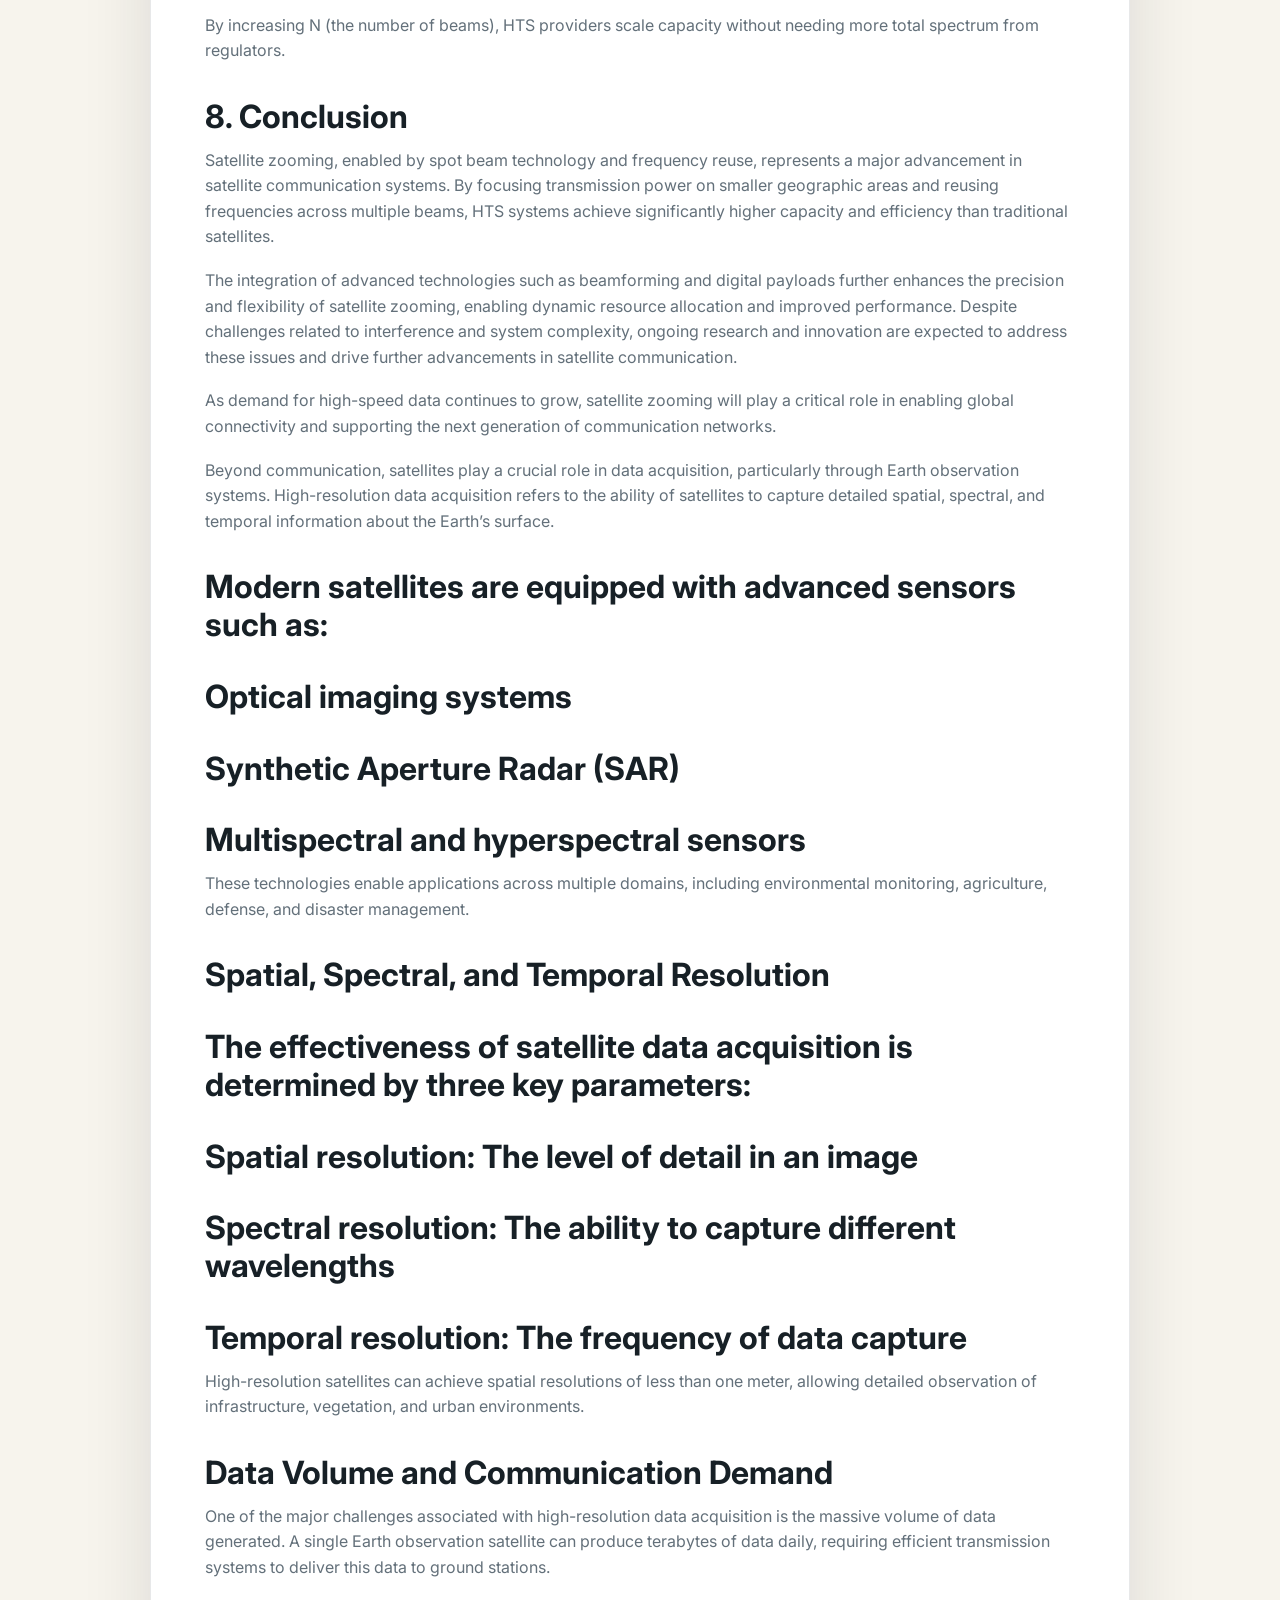
<file: Data Communication Website/assignment-document.html>
﻿<!DOCTYPE html>
<html lang="en">
<head>
  <meta charset="UTF-8">
  <meta name="viewport" content="width=device-width, initial-scale=1.0">
  <meta name="description" content="Browser-readable view of the satellite data communication assignment.">
  <title>Word Document View | Signal Journey</title>
  <link rel="preconnect" href="https://fonts.googleapis.com">
  <link rel="preconnect" href="https://fonts.gstatic.com" crossorigin>
  <link href="https://fonts.googleapis.com/css2?family=Inter:wght@400;500;600;700;800&display=swap" rel="stylesheet">
  <link rel="stylesheet" href="styles.css">
</head>
<body>
  <header class="site-header">
    <nav class="nav" aria-label="Document navigation">
      <a class="brand" href="index.html">
        <span class="brand-mark">DC</span>
        <span>Data Communication</span>
      </a>
      <div class="nav-links assignment-nav">
        <a href="assignment.html">Back to Assignment</a>
        <a href="index.html">Back to Website</a>
      </div>
    </nav>
  </header>

  <main class="document-viewer-page">
    <article class="document-viewer" aria-label="Satellite data communication Word document content">
        <h1>Satellite Data Communication: Architectural and Functional Complexities with Emphasis on Satellite Zooming and High-Resolution Data Acquisition</h1>
        <p class="document-meta">Emmanuel Appiah</p>
        <p class="document-meta">PUIT/24210144</p>
        <p class="document-meta">INFORMATION TECHNOLOGY</p>
        <section class="document-video" aria-label="Related satellite communication video">
          <div>
            <h2>Related YouTube Video</h2>
            <p>
              Watch this related explanation of how satellites communicate before
              reading the detailed assignment content.
            </p>
          </div>
          <div class="video-frame">
            <iframe
              src="https://www.youtube-nocookie.com/embed/ror4P1UAv_g?rel=0&modestbranding=1&playsinline=1"
              title="How do satellites work?"
              referrerpolicy="strict-origin-when-cross-origin"
              sandbox="allow-scripts allow-same-origin allow-presentation"
              allow="accelerometer; autoplay; clipboard-write; encrypted-media; gyroscope; picture-in-picture; web-share"
              allowfullscreen>
            </iframe>
          </div>
        </section>
        <h2>INTRODUCTION:</h2>
        <p>Satellite communication has become a fundamental pillar of modern global connectivity, enabling the transmission of voice, video and data across vast geographical regions. In telecommunications, satellite communication refers to the use of artificial satellites to establish communication links between different points on Earth, thereby overcoming the limitations of terrestrial infrastructure. Today, thousands of satellites orbit the Earth relaying both analog and digital signals that supports global communication networks. This capability has made satellite communication an essential component of the global information infrastructure particularly in remote and underserved areas where traditional communication systems are either unavailable or impractical (Encyclopaedia Britannica, 2023).</p>
        <p>The concept of satellite communication dates back to early theoretical work on orbital relays but it became a practical reality with the launch of early communication satellites in the mid-20th century. The launch of Sputnik 1 in 1975 marked the beginning of the space age, followed by subsequent developments such as Telstar 1, which demonstrated the feasibility of transmitting television signals across continents. These early milestone laid the foundation for the development of modern satellite communication systems which now support a wide range of applications including broadcasting, internet services, navigation and environmental monitoring (Encyclopaedia Britannica, 2023). Over time, advancements in digital communication, signal processing and satellite design have significantly enhanced the efficiency and capacity of these  systems.</p>
        <p>Satellite communication systems are typically composed of two main components and they are space segment and the ground segment. The space segment consists of satellites that function as relay stations while the ground segment includes Earth-based equipment used for transmitting and receiving signals. Communication occurs through an uplink-downlink process in which signals are transmitted from an Earth station to a satellite, processed onboard and retransmitted back to another location on Earth. This architecture allows satellites to provide wide-area coverage and connect geographically distant regions with minimal infrastructure (Elbert, 2008).</p>
        <p>One of the key advantages of satellite communication is its ability to provide global coverage with relatively few nodes compared to terrestrial networks. Unlike fiber-optic or cellular networks, which require extensive infrastructure and multiple intermediate nodes, satellite systems can deliver communication services directly to large areas, including oceans, deserts, and mountainous regions. As noted by researchers in modern communication studies, satellite networks are particularly valuable for providing broadband services in rural and hard-to-reach locations, as well as for supporting communication during emergency situations where terrestrial networks may be disrupted (Zhang et al., 2022). This makes satellite communication an indispensable tool for bridging the digital divide and ensuring connectivity in underserved regions.</p>
        <p>In recent years, the field of satellite communication has undergone significant transformation driven by technological innovation and increasing demand for high-speed data services. The emergence of advanced satellite architectures, including Low Earth Orbit (LEO) constellations and High-Throughput Satellites (HTS), has enabled improved performance in terms of data rates, latency, and coverage. These developments are closely associated with the integration of satellite systems into next-generation communication frameworks such as 5G and Non-Terrestrial Networks (NTNs), which aim to provide seamless connectivity across both terrestrial and space-based platforms (Kodheli et al., 2020). As a result, satellite communication is evolving from a supplementary technology into a core component of global communication networks.</p>
        <p>Another important dimension of satellite communication is its role in data acquisition and Earth observation. Modern satellites are equipped with advanced sensors capable of capturing high-resolution imagery and environmental data. These capabilities are essential for applications such as disaster management, climate monitoring, agriculture, and urban planning. The large volume of data generated by these systems requires efficient communication links for transmission to ground stations, highlighting the importance of high-capacity satellite communication technologies (Elbert, 2008). The integration of communication and sensing functions has significantly expanded the role of satellites in scientific research and decision-making processes.</p>
        <p>Despite its numerous advantages, satellite communication also presents several challenges. Signal attenuation, particularly in higher frequency bands such as Ka-band, can affect communication quality, especially during adverse weather conditions. Additionally, latency remains a concern in certain orbital configurations, particularly for geostationary satellites. The increasing number of satellites in orbit has also raised concerns about space debris and orbital congestion, which pose risks to the sustainability of satellite operations (Zhang et al., 2022). Addressing these challenges requires ongoing research and innovation in system design, signal processing, and regulatory frameworks.</p>
        <p>In conclusion, satellite communication has evolved into a complex and highly sophisticated field that plays a critical role in enabling global data exchange. From its early beginnings as a theoretical concept to its current role as a key component of modern communication infrastructure, satellite technology has undergone significant advancements that have enhanced its capabilities and performance. As demand for high-speed and reliable communication continues to grow, satellite systems will remain essential for supporting global connectivity and facilitating the exchange of information worldwide.</p>
        <p>A deeper understanding of satellite communication requires examining not only the theoretical principles but also the end-to-end system architecture that enables real-world data transmission. While earlier sections outlined the space and ground segments, a more granular analysis reveals the complexity of how data flows across multiple layers of infrastructure.</p>
        <h2>At its core, satellite communication follows a three-segment architecture:</h2>
        <h2>Space segment</h2>
        <h2>Ground segment</h2>
        <h2>User segment</h2>
        <p>The space segment includes the satellite payload, which contains transponders, antennas, and onboard processors. Modern satellites increasingly rely on digital payloads, allowing signals to be processed, routed, and even regenerated onboard rather than simply amplified. This represents a shift from traditional “bent-pipe” architectures to more intelligent systems capable of dynamic traffic management.</p>
        <p>The ground segment consists of gateway stations, network operation centers, and control facilities. Gateways play a crucial role in connecting satellite systems to terrestrial networks, acting as the bridge between space-based and ground-based infrastructure. According to Elbert (2008), the efficiency of a satellite system is heavily dependent on the design and placement of these ground stations.</p>
        <p>The user segment includes end-user devices such as satellite phones, VSAT terminals, and broadband receivers. Advances in antenna design, particularly phased-array antennas, have significantly improved user accessibility by enabling smaller, more efficient terminals.</p>
        <h2>Data Flow Process</h2>
        <h2>The process of data transmission in satellite communication involves several stages:</h2>
        <p>Uplink Transmission: Data is transmitted from a ground station to the satellite.</p>
        <p>Onboard Processing: The satellite receives, amplifies, and possibly processes the signal.</p>
        <p>Downlink Transmission: The signal is transmitted back to another ground station or user terminal.</p>
        <p>Each of these stages introduces potential delays, noise, and signal degradation, which must be carefully managed through system design.</p>
        <h2>Latency Breakdown</h2>
        <h2>Latency in satellite communication is not only due to distance. It consists of:</h2>
        <h2>Propagation delay</h2>
        <h2>Processing delay</h2>
        <h2>Queuing delay</h2>
        <h2>Network routing delay</h2>
        <h2>Technical Principles of Satellite Communication Systems</h2>
        <p>Satellite communication systems are governed by a set of fundamental technical principles that determine their performance, efficiency, and applicability in global data exchange. These principles include orbital mechanics, frequency spectrum management, and signal modulation techniques. Together, they define how satellites are positioned in space, how electromagnetic signals are transmitted, and how data is encoded and decoded. Understanding these principles is essential for analyzing the architectural and functional complexities of modern satellite communication systems.</p>
        <h2>Orbital Mechanics and Satellite Orbits</h2>
        <p>Orbital mechanics is the foundation of satellite communication, as it determines the motion and positioning of satellites relative to the Earth. Satellites must be placed in carefully selected orbits to achieve optimal coverage, latency, and performance. The three primary types of orbits used in communication systems are Low Earth Orbit (LEO), Medium Earth Orbit (MEO), and Geostationary Orbit (GEO).</p>
        <h2>Low Earth Orbit (LEO)</h2>
        <p>LEO satellites operate at altitudes ranging from approximately 500 to 2,000 kilometers above the Earth’s surface. Due to their proximity to Earth, LEO satellites offer significantly lower latency compared to higher orbits. This makes them particularly suitable for applications requiring real-time communication, such as broadband internet and voice services (Kodheli et al., 2020).</p>
        <p>However, LEO satellites have a limited coverage area and move rapidly relative to the Earth’s surface. As a result, large constellations of satellites are required to provide continuous global coverage. Systems such as Starlink and OneWeb utilize hundreds or thousands of LEO satellites to ensure seamless connectivity. According to Kodheli et al. (2020), the use of LEO constellations represents a major shift in satellite communication, enabling low-latency services that were previously not feasible with traditional satellite systems.</p>
        <h2>Medium Earth Orbit (MEO)</h2>
        <p>MEO satellites operate at altitudes between 2,000 and 20,000 kilometers. These satellites provide a balance between coverage and latency, making them suitable for navigation systems such as GPS, Galileo, and GLONASS. MEO satellites require fewer units than LEO systems to achieve global coverage, but they still offer lower latency than GEO satellites (Elbert, 2008).</p>
        <p>The trade-off between coverage and latency makes MEO systems particularly useful for applications that require moderate data rates and global reach. As noted by Maral and Bousquet(2011), MEO satellites are often used in hybrid communication architectures that combine different orbital layers to optimize performance.</p>
        <h2>Geostationary Orbit (GEO)</h2>
        <p>GEO satellites operate at an altitude of approximately 35,786 kilometers and remain fixed relative to the Earth’s rotation. This allows a single satellite to provide continuous coverage over a large geographic area. GEO satellites are widely used for broadcasting, telecommunications, and weather monitoring (Elbert, 2008).</p>
        <p>Despite their advantages, GEO satellites have higher latency due to the long distance signals must travel. This can affect real-time applications such as online gaming and voice communication. Nevertheless, their ability to provide stable and continuous coverage makes them a cornerstone of satellite communication systems.</p>
        <h2>Orbital Trade-offs and System Design</h2>
        <p>The choice of orbit depends on the specific requirements of the communication system. LEO systems offer low latency but require complex constellations, while GEO systems provide wide coverage with fewer satellites but at the cost of higher latency. Modern satellite networks increasingly adopt multi-orbit architectures to combine the advantages of different orbital regimes (Kodheli et al., 2020).</p>
        <h2>Frequency Spectrum Management</h2>
        <p>Frequency spectrum management is a critical aspect of satellite communication, as it determines how signals are transmitted and how interference is minimized. Satellite systems operate in specific frequency bands allocated by regulatory bodies such as the International Telecommunication Union (ITU).</p>
        <p>C-Band (4–8 GHz)</p>
        <p>The C-band is one of the earliest frequency bands used for satellite communication. It offers strong resistance to atmospheric attenuation, particularly rain fade, making it suitable for reliable communication in tropical regions (Elbert, 2008).</p>
        <p>However, the C-band requires larger antennas and provides lower bandwidth compared to higher frequency bands. As a result, its use has declined in favor of more efficient frequency bands, although it remains important for certain applications such as broadcasting and fixed satellite services.</p>
        <p>Ku-Band (12–18 GHz)</p>
        <p>The Ku-band provides higher bandwidth and supports smaller antennas compared to the C-band. This makes it widely used for direct-to-home television broadcasting and satellite internet services. According to Maral and Bousquet (2011), the Ku-band offers a balance between performance and susceptibility to atmospheric interference.</p>
        <p>While the Ku-band is more efficient than the C-band, it is more affected by rain attenuation, which can degrade signal quality during adverse weather conditions.</p>
        <p>Ka-Band (26–40 GHz)</p>
        <p>The Ka-band represents a significant advancement in satellite communication, offering much higher bandwidth and data rates compared to lower frequency bands. This makes it a key component of High-Throughput Satellite (HTS) systems, which rely on high-frequency bands to achieve increased capacity (Vatalaro et al., 2015).</p>
        <p>However, the Ka-band is highly susceptible to atmospheric attenuation, particularly rain fade. Advanced techniques such as adaptive coding and modulation (ACM) are used to mitigate these effects and maintain communication reliability.</p>
        <h2>Spectrum Efficiency and Regulation</h2>
        <p>Efficient use of the frequency spectrum is essential for maximizing the capacity of satellite communication systems. Techniques such as frequency reuse and beamforming are used to optimize spectrum utilization. Regulatory bodies such as the ITU play a crucial role in allocating frequency bands and ensuring that satellite systems operate without harmful interference (ITU, 2021).</p>
        <h2>Signal Modulation Techniques</h2>
        <p>Signal modulation is the process of encoding information onto a carrier wave for transmission. In satellite communication, digital modulation techniques are widely used to improve spectral efficiency and reliability.</p>
        <h2>Quadrature Phase Shift Keying (QPSK)</h2>
        <p>QPSK is a commonly used modulation technique in satellite communication. It encodes two bits of information per symbol by varying the phase of the carrier signal. QPSK offers a good balance between spectral efficiency and robustness, making it suitable for a wide range of applications (Elbert, 2008).</p>
        <h2>Quadrature Amplitude Modulation (QAM)</h2>
        <p>QAM is a more advanced modulation technique that combines amplitude and phase modulation to encode multiple bits per symbol. Higher-order QAM schemes, such as 16-QAM and 64-QAM, provide increased data rates but require higher signal quality (Sklar, 2001).</p>
        <p>According to Sklar (2001), QAM is widely used in modern communication systems due to its high spectral efficiency, although it is more susceptible to noise and interference compared to simpler modulation schemes.</p>
        <h2>Adaptive Modulation and Coding (AMC)</h2>
        <p>Adaptive modulation and coding is an advanced technique that dynamically adjusts modulation schemes and coding rates based on channel conditions. This allows satellite systems to maintain optimal performance under varying environmental conditions (Vatalaro et al., 2015)</p>
        <p>AMC is particularly important in high-frequency bands such as Ka-band, where signal quality can be affected by atmospheric conditions.</p>
        <h2>Integration of Technical Principles</h2>
        <p>The integration of orbital mechanics, frequency spectrum management, and signal modulation techniques is essential for the design and operation of satellite communication systems. These principles must be carefully balanced to achieve optimal performance.</p>
        <p>For example, the choice of orbit influences latency and coverage, while the selection of frequency bands affects bandwidth and reliability. Similarly, modulation techniques determine how efficiently data is transmitted and how well the system can handle noise and interference.</p>
        <p>Modern satellite systems increasingly rely on advanced technologies such as High-Throughput Satellites and multi-orbit architectures to enhance performance. These systems combine multiple technical principles to deliver high-speed, reliable communication services.</p>
        <h2>Conclusion</h2>
        <p>The technical principles of satellite communication systems are fundamental to their operation and performance. Orbital mechanics determines the positioning and movement of satellites, while frequency spectrum management ensures efficient use of available resources. Signal modulation techniques enable the transmission of data with high efficiency and reliability.</p>
        <p>As satellite communication continues to evolve, these principles remain central to the development of new technologies and systems. Advances in multi-orbit architectures, high-frequency bands, and adaptive modulation techniques are expected to further enhance the capabilities of satellite communication systems, enabling them to meet the growing demand for global connectivity.</p>
        <p>Satellite Zooming and Precision: High-Throughput Satellites, Frequency Reuse, and Spot Beam Delivery</p>
        <p>Satellite zooming, commonly associated with spot beam technology, represents one of the most significant advancements in modern satellite communication systems. It is a core feature of High-Throughput Satellites (HTS), enabling efficient use of limited spectrum resources while dramatically increasing system capacity. Unlike traditional satellites that rely on wide-area coverage beams, HTS systems employ multiple narrowly focused beams, allowing targeted communication and improved spectral efficiency. This section explores the technical principles underlying satellite zooming, focusing on HTS architecture, frequency reuse mechanisms, and spot beam delivery.</p>
        <h2>High-Throughput Satellite (HTS) Architecture</h2>
        <p>High-Throughput Satellites are designed to address the growing demand for high-speed data services by maximizing system capacity through advanced architectural innovations. Traditional satellites typically utilize a single wide beam or a small number of beams to cover large geographic areas. While this approach provides extensive coverage, it limits the amount of data that can be transmitted due to restricted bandwidth and inefficient spectrum usage.</p>
        <p>HTS systems overcome these limitations by adopting a multi-beam architecture. Instead of covering an entire region with one beam, the satellite divides the coverage area into numerous smaller beams, each serving a specific geographic region. This architectural shift allows for higher antenna gain and improved signal quality, enabling higher data rates for end users. According to recent research, HTS systems can achieve throughput levels exceeding hundreds of gigabits per second, with next-generation systems aiming for terabit-level capacities (Zhang et al., 2023) .</p>
        <p>The evolution of HTS can be categorized into multiple generations. Early HTS systems achieved data rates of a few gigabits per second using a limited number of spot beams. However, modern systems utilize advanced beamforming technologies and deploy hundreds of beams, significantly increasing capacity. For example, contemporary HTS platforms can employ more than 100 spot beams, enabling throughput levels that are orders of magnitude higher than traditional satellites .</p>
        <p>This transition from coverage-focused to capacity-focused design reflects a fundamental shift in satellite communication. As demand for broadband services continues to grow, HTS systems have become essential for delivering high-speed connectivity, particularly in underserved regions.</p>
        <h2>Spot Beam Technology and Satellite Zooming</h2>
        <p>Spot beam technology is the foundation of satellite zooming. It involves concentrating transmission power into smaller, geographically targeted areas rather than distributing it across a wide region. This approach increases signal strength and allows for more efficient use of available spectrum.</p>
        <p>In traditional satellite systems, a single wide beam covers a large area, resulting in lower antenna gain and reduced signal quality. In contrast, spot beams focus energy into smaller مناطق, increasing Effective Isotropic Radiated Power (EIRP) and improving link performance. This enables the use of smaller ground antennas while maintaining high data rates .</p>
        <p>The concept of satellite zooming can be understood as dynamically focusing communication resources on areas of high demand. By adjusting beam size, shape, and direction, satellites can allocate bandwidth more efficiently, ensuring optimal performance across different regions. Modern HTS systems often employ electronically steerable antennas, allowing beams to be repositioned in real time based on user demand.</p>
        <p>Spot beams are typically much smaller than traditional satellite beams, often covering only a fraction of the area served by a wide beam. Research indicates that each spot beam may cover as little as 1–2% of the area of a conventional beam, enabling a higher density of communication channels within the same coverage region .</p>
        <h2>Frequency Reuse in HTS Systems</h2>
        <p>Frequency reuse is a critical mechanism that enables HTS systems to achieve high capacity. In satellite communication, the available frequency spectrum is limited and must be used efficiently. Frequency reuse allows the same frequency bands to be used multiple times within the satellite’s coverage area, significantly increasing overall throughput.</p>
        <p>In a multi-beam HTS system, frequency reuse is achieved by assigning the same frequency band to multiple spot beams that are geographically separated. Because these beams do not overlap, they do not interfere with each other, allowing simultaneous transmission on the same frequency. This principle is similar to cellular networks, where frequencies are reused across different cells to maximize efficiency.</p>
        <p>According to technical studies, frequency reuse can increase satellite capacity by up to an order of magnitude compared to traditional systems . In some cases, reuse factors ranging from 5 to 30 have been reported, depending on system design and beam configuration .</p>
        <p>A common implementation of frequency reuse is the “color reuse” scheme, which combines frequency and polarization to create multiple independent channels. For example, a four-color reuse scheme uses two frequency bands and two orthogonal polarizations to create four distinct channels. Spot beams using the same “color” are spatially separated to prevent interference, while adjacent beams use different colors to ensure signal integrity .</p>
        <h2>Beamforming and Targeted Beam Delivery</h2>
        <p>Beamforming is a key technology that enhances the precision and flexibility of satellite zooming. It involves the use of advanced antenna arrays to shape and direct beams toward specific مناطق. Beamforming enables satellites to dynamically adjust beam patterns, improving coverage and capacity.</p>
        <p>Modern HTS systems utilize digital beamforming techniques, which allow for precise control over beam characteristics. This includes the ability to adjust beam width, direction, and power distribution in real time. As a result, satellites can respond to changing user demand and optimize resource allocation.</p>
        <p>Electronically steerable antennas are particularly important for targeted beam delivery. These antennas can rapidly reposition beams without mechanical regions, enabling real-time adaptation to network conditions. According to recent studies, beamforming technologies are expected to play a central role in next-generation satellite systems, particularly in the context of 6G networks .</p>
        <h2>Capacity Enhancement and System Performance</h2>
        <p>The combination of spot beam technology and frequency reuse leads to significant improvements in system capacity. By dividing the coverage area into multiple beams and reusing frequencies, HTS systems can achieve much higher data throughput than traditional satellites.</p>
        <p>The capacity of a satellite system is directly related to the number of independent communication channels it can support. In a multi-beam system, each beam can be considered an independent channel, allowing multiple users to communicate simultaneously. Research indicates that the capacity of a satellite can increase proportionally with the number of beams, making multi-beam architectures highly efficient .</p>
        <p>However, increasing the number of beams also introduces challenges, particularly in terms of interference management. As beams become more densely packed, the risk of co-channel interference increases. This requires advanced signal processing techniques, such as precoding and interference cancellation, to maintain system performance.</p>
        <h2>Interference Management and Challenges</h2>
        <p>While frequency reuse and spot beam technology significantly enhance capacity, they also introduce new challenges related to interference. Co-channel interference occurs when signals from different beams using the same frequency overlap, potentially degrading communication quality.</p>
        <p>Studies have shown that as the number of beams increases, interference becomes a dominant factor affecting system performance . To address this issue, advanced techniques such as multicast precoding and adaptive beamforming are used to mitigate interference and improve signal quality .</p>
        <p>Another challenge is the complexity of system design. HTS systems require sophisticated hardware and software to manage multiple beams, allocate resources, and maintain signal integrity. This increases the cost and complexity of satellite systems, although the cost per bit is significantly reduced due to higher capacity.</p>
        <h2>Future Trends in Satellite Zooming</h2>
        <p>The future of satellite zooming is closely tied to advancements in digital payloads, artificial intelligence, and next-generation communication technologies. Emerging systems are expected to utilize fully digital payloads, enabling greater flexibility in resource allocation and beam management.</p>
        <p>Next-generation HTS systems, often referred to as Extremely High-Throughput Satellites (EHTS), aim to achieve terabit-level capacities by leveraging advanced technologies such as reconfigurable antennas and software-defined networking . These systems will be capable of dynamically adjusting coverage and capacity in response to user demand, further enhancing the efficiency of satellite communication.</p>
        <p>High-Throughput Satellites represent a paradigm shift from traditional FSS (Fixed Satellite Service) architectures. While a conventional satellite might provide a broad hemispheric beam covering an entire continent, an HTS utilizes many focused spot beams.</p>
        <p>Capacity: HTS can provide 10x to 100x the capacity of traditional satellites.</p>
        <p>Efficiency: Total throughput often exceeds 100 Gbps, with some modern systems reaching Terabit levels.</p>
        <p>Spectrum: Primarily utilizes Ka-band (27–40 GHz) and increasingly Q/V bands.</p>
        <h2>Spot Beam Technology: The Zooming Mechanism</h2>
        <p>The defining feature of HTS is the spot beam. Unlike wide-area beams that spread energy thinly across a continent, spot beams concentrate power into smaller geographic areas, typically 100–500 km in diameter.</p>
        <h2>Physics of Precision</h2>
        <p>Antenna Aperture: Larger satellite antennas allow for narrower beamwidths.</p>
        <p>Directivity: Higher directivity increases the EIRP (Effective Isotropic Radiated Power).</p>
        <p>Link Budget: Smaller beams provide a higher G/T (Gain-to-noise Temperature), allowing for smaller, cheaper ground terminals.</p>
        <h2>Frequency Reuse: Breaking the Spectrum Limit</h2>
        <p>Spectrum is a finite and expensive resource. Traditional satellites use a frequency once across their entire footprint. HTS overcomes this through frequency reuse, allowing the same frequency band to be used simultaneously by different spot beams.</p>
        <h2>The Multi-Color Reuse Pattern</h2>
        <h2>Engineers use a 4-color or 7-color map strategy, similar to cellular networks:</h2>
        <p>Frequency: The band is split into sub-bands (e.g., f1 and f2).</p>
        <p>Polarization: Signals are sent using different polarizations, such as Right-Hand Circular and Left-Hand Circular.</p>
        <p>Isolation: Sufficient physical distance between beams using the same color prevents Co-Channel Interference (CCI).</p>
        <h2>Feature</h2>
        <h2>Conventional Satellite</h2>
        <h2>High-Throughput Satellite</h2>
        <h2>Coverage</h2>
        <h2>Single Broad Beam</h2>
        <h2>Multiple Focused Spot Beams</h2>
        <h2>Frequency</h2>
        <h2>Used once per footprint</h2>
        <h2>Reused dozens of times</h2>
        <h2>Terminal Size</h2>
        <p>Large (1.2m - 2.4m)</p>
        <h2>Small (60cm - 75cm)</h2>
        <h2>Cost per Bit</h2>
        <h2>High</h2>
        <h2>Significantly Lower</h2>
        <h2>Technical Challenges and Mitigations</h2>
        <h2>Inter-Beam Interference</h2>
        <p>As beams get tighter and closer together, sidelobes from one beam can leak into another. This is managed through:</p>
        <p>Beam Shaping: Advanced reflector designs to minimize energy leakage.</p>
        <p>Digital Beamforming (DBF): Using phased array antennas to dynamically adjust beam shapes in real-time.</p>
        <h2>Rain Fade in Ka-band</h2>
        <p>High-frequency Ka-band signals are easily absorbed by atmospheric moisture.</p>
        <p>ACM (Adaptive Coding and Modulation): The system automatically switches to more robust modulation during rain to maintain the link, albeit at a lower speed.</p>
        <h2>Citation and Academic Context</h2>
        <p>&quot;The architectural core of HTS is the move from a single wide-area beam to a cellular-like spot beam configuration. By reusing the allocated spectrum across multiple spatially isolated beams, the total system capacity is multiplied by the reuse factor, while the increased gain of the narrow beams supports higher data rates to smaller user terminals.&quot;</p>
        <h2>Deep Dive: Capacity Calculation</h2>
        <p>The total capacity (C) of an HTS can be simplified as:C = N &#215; BW &#215; η</p>
        <h2>Where:</h2>
        <p>N: Number of spot beams.</p>
        <p>BW: Bandwidth per beam.</p>
        <p>η: Spectral efficiency (bits/Hz).</p>
        <p>By increasing N (the number of beams), HTS providers scale capacity without needing more total spectrum from regulators.</p>
        <h2>8. Conclusion</h2>
        <p>Satellite zooming, enabled by spot beam technology and frequency reuse, represents a major advancement in satellite communication systems. By focusing transmission power on smaller geographic areas and reusing frequencies across multiple beams, HTS systems achieve significantly higher capacity and efficiency than traditional satellites.</p>
        <p>The integration of advanced technologies such as beamforming and digital payloads further enhances the precision and flexibility of satellite zooming, enabling dynamic resource allocation and improved performance. Despite challenges related to interference and system complexity, ongoing research and innovation are expected to address these issues and drive further advancements in satellite communication.</p>
        <p>As demand for high-speed data continues to grow, satellite zooming will play a critical role in enabling global connectivity and supporting the next generation of communication networks.</p>
        <p>Beyond communication, satellites play a crucial role in data acquisition, particularly through Earth observation systems. High-resolution data acquisition refers to the ability of satellites to capture detailed spatial, spectral, and temporal information about the Earth’s surface.</p>
        <h2>Modern satellites are equipped with advanced sensors such as:</h2>
        <h2>Optical imaging systems</h2>
        <h2>Synthetic Aperture Radar (SAR)</h2>
        <h2>Multispectral and hyperspectral sensors</h2>
        <p>These technologies enable applications across multiple domains, including environmental monitoring, agriculture, defense, and disaster management.</p>
        <h2>Spatial, Spectral, and Temporal Resolution</h2>
        <h2>The effectiveness of satellite data acquisition is determined by three key parameters:</h2>
        <h2>Spatial resolution: The level of detail in an image</h2>
        <h2>Spectral resolution: The ability to capture different wavelengths</h2>
        <h2>Temporal resolution: The frequency of data capture</h2>
        <p>High-resolution satellites can achieve spatial resolutions of less than one meter, allowing detailed observation of infrastructure, vegetation, and urban environments.</p>
        <h2>Data Volume and Communication Demand</h2>
        <p>One of the major challenges associated with high-resolution data acquisition is the massive volume of data generated. A single Earth observation satellite can produce terabytes of data daily, requiring efficient transmission systems to deliver this data to ground stations.</p>
        <p>This is where high-throughput communication systems become essential. Without sufficient bandwidth, the value of high-resolution data is significantly reduced due to delays in data delivery.</p>
        <h2>Integration with Satellite Zooming</h2>
        <p>Satellite zooming plays a critical role in supporting high-resolution data transmission. By allocating more bandwidth to specific areas, satellites can prioritize the delivery of high-value data, such as disaster imagery or military intelligence.</p>
        <h2>1. Introduction to Comparative Framework</h2>
        <p>The rapid evolution of global communication systems has led to the coexistence of two major infrastructures: satellite communication systems and terrestrial communication networks. Each of these systems exhibits distinct characteristics in terms of coverage, latency, capacity, cost, and reliability. While terrestrial networks, such as fiber-optic and cellular systems, dominate urban and high-density regions, satellite communication plays a critical role in providing connectivity in remote and underserved areas. As highlighted in modern research, the integration of both systems is increasingly viewed as essential for achieving global connectivity and supporting next-generation communication services (Wang et al., 2020) .</p>
        <p>This section provides a comprehensive comparative analysis of satellite and terrestrial communication systems, focusing on their respective advantages and disadvantages. The discussion draws on academic research to evaluate performance across key parameters such as coverage, latency, bandwidth, reliability, cost, and scalability.</p>
        <h2>2. Coverage and Accessibility</h2>
        <p>One of the most significant advantages of satellite communication is its ability to provide global coverage. Satellites, particularly those in geostationary and low Earth orbits, can cover vast geographic regions, including oceans, deserts, and mountainous areas where terrestrial infrastructure is either unavailable or economically unfeasible. According to Wang et al. (2020), satellite systems offer “seamless coverage in far remote regions,” which terrestrial networks struggle to achieve due to infrastructure limitations .</p>
        <p>In contrast, terrestrial communication systems rely heavily on physical infrastructure such as cables, base stations, and towers. While these systems provide high-quality service in urban and suburban areas, their coverage is limited in rural and remote areas. The deployment of terrestrial infrastructure in such areas is often constrained by high costs and logistical challenges. As noted by Tirmizi et al. (2022), terrestrial networks alone are insufficient to provide universal connectivity, particularly in challenging terrains such as seas and mountainous regions .</p>
        <p>However, terrestrial systems have the advantage of localized optimization. In densely populated areas, they can deliver high-capacity services with low latency, making them ideal for applications such as mobile broadband and urban communication networks.</p>
        <h2>3. Latency and Transmission Delay</h2>
        <p>Latency is a critical performance parameter in communication systems, particularly for real-time applications such as voice communication, video conferencing, and online gaming. Terrestrial networks typically exhibit low latency due to the relatively short distance between communication nodes. Fiber-optic networks, for example, can achieve latency levels of a few milliseconds, making them highly suitable for latency-sensitive applications</p>
        <p>Satellite communication, particularly in geostationary orbit, suffers from higher latency due to the long distance signals must travel. A typical round-trip delay for GEO satellites is approximately 500 milliseconds, which can negatively impact real-time communication. As noted in research on satellite integration, propagation delay is one of the key challenges in satellite communication systems (Guidotti et al., 2019) .</p>
        <p>However, advancements in Low Earth Orbit (LEO) satellite constellations have significantly reduced latency. LEO systems operate at much lower altitudes, resulting in latency levels comparable to terrestrial networks. According to Kodheli et al. (2020), LEO satellites represent a major breakthrough in addressing latency issues, enabling satellite systems to support real-time applications more effectively .</p>
        <h2>4. Bandwidth and Capacity</h2>
        <p>Terrestrial communication systems, particularly fiber-optic networks, offer extremely high bandwidth and data transmission capacity. These systems can support data rates in the range of gigabits per second, making them ideal for high-demand applications such as video streaming and cloud computing.</p>
        <p>Satellite communication systems have historically been limited in terms of bandwidth due to spectrum constraints and technological limitations. However, the introduction of High-Throughput Satellites (HTS) has significantly improved capacity. By utilizing spot beam technology and frequency reuse, HTS systems can achieve much higher data rates than traditional satellites.</p>
        <p>Despite these advancements, terrestrial networks still outperform satellite systems in terms of raw bandwidth and data capacity. According to Ibnkahla et al. (2004), satellite systems must meet stringent quality-of-service requirements, including high throughput and low delay, to compete with terrestrial systems .</p>
        <h2>5. Reliability and Resilience</h2>
        <p>Reliability is another important factor in communication systems. Satellite communication systems offer high resilience in scenarios where terrestrial infrastructure is damaged or unavailable. For example, during natural disasters such as earthquakes or hurricanes, terrestrial networks may be disrupted due to damage to physical infrastructure. In such cases, satellite systems can provide immediate communication capabilities.</p>
        <p>Research indicates that satellite communication plays a critical role in emergency response and disaster recovery due to its independence from ground-based infrastructure (Ahmad et al., 2022) . This makes satellite systems highly reliable in situations where terrestrial networks fail.</p>
        <p>On the other hand, terrestrial networks generally offer more stable and consistent performance under normal conditions. Fiber-optic networks, for example, are less susceptible to environmental factors such as weather conditions. Satellite communication, particularly in higher frequency bands, can be affected by atmospheric attenuation, including rain fade and signal degradation.</p>
        <h2>6. Cost and Deployment</h2>
        <p>Cost is a major factor influencing the adoption of communication technologies. Terrestrial networks require significant investment in infrastructure, including cables, towers, and maintenance systems. The cost of deploying such infrastructure can be prohibitive in remote and sparsely populated areas.</p>
        <p>Satellite communication systems, while expensive to deploy initially due to the cost of launching satellites, offer cost advantages in terms of coverage. A single satellite can cover a large geographic area, reducing the need for extensive ground infrastructure. According to Evans et al. (2005), satellites are often preferred for rapid deployment and wide-area coverage, particularly in niche applications such as maritime and aeronautical communication.</p>
        <p>However, the operational costs of satellite systems, including satellite maintenance and spectrum licensing, can be high. Additionally, user equipment for satellite communication may be more expensive compared to terrestrial alternatives.</p>
        <h2>7. Scalability and Flexibility</h2>
        <p>Scalability refers to the ability of a communication system to accommodate increasing demand. Terrestrial networks are highly scalable in urban areas, where additional infrastructure can be deployed to increase capacity. However, scaling terrestrial networks in remote areas can be challenging due to cost and logistical constraints.</p>
        <p>Satellite communication systems offer greater flexibility in terms of scalability. By adjusting beam patterns and allocating resources dynamically, satellites can respond to changing demand. Modern satellite systems, particularly those using beamforming and spot beam technology, can adapt coverage and capacity in real time.</p>
        <p>According to recent studies, the integration of satellite and terrestrial networks provides a more scalable solution for future communication systems, combining the strengths of both technologies (Tirmizi et al., 2022).</p>
        <h2>8. Security Considerations</h2>
        <p>Security is a critical concern in communication systems. Terrestrial networks are generally considered more secure due to controlled infrastructure and established security protocols. However, they are still vulnerable to cyberattacks and physical damage.</p>
        <p>Satellite communication systems face unique security challenges, including signal interception, jamming, and spoofing. According to Ahmad et al. (2022), securing satellite communication requires advanced encryption and robust security frameworks to protect against potential threats .</p>
        <p>Despite these challenges, satellite systems offer advantages in certain scenarios, such as military communication, where secure and independent communication channels are required.</p>
        <h2>9. Integration of Satellite and Terrestrial Systems</h2>
        <p>Rather than viewing satellite and terrestrial communication as competing technologies, modern research emphasizes their complementary nature. The integration of these systems, often referred to as hybrid networks, aims to combine the strengths of both technologies.</p>
        <p>Hybrid satellite-terrestrial networks can provide seamless connectivity by using terrestrial infrastructure in urban areas and satellite systems in remote regions. This approach enhances overall network performance and ensures continuous connectivity.</p>
        <p>According to Wang et al. (2020), integrated networks are essential for meeting the requirements of next-generation communication systems, including 5G and beyond . These networks leverage the global coverage of satellites and the high capacity of terrestrial systems to deliver efficient and reliable communication services.</p>
        <h2>10. Summary of Advantages and Disadvantages</h2>
        <h2>Advantages of Satellite Communication</h2>
        <h2>Global coverage, including remote and inaccessible areas</h2>
        <h2>Independence from terrestrial infrastructure</h2>
        <h2>High resilience in disaster scenarios</h2>
        <h2>Efficient for broadcasting and multicasting</h2>
        <h2>Disadvantages of Satellite Communication</h2>
        <h2>Higher latency (especially GEO systems)</h2>
        <h2>Susceptibility to atmospheric interference</h2>
        <h2>Higher operational costs</h2>
        <h2>Limited bandwidth compared to fiber networks</h2>
        <h2>Advantages of Terrestrial Communication</h2>
        <h2>Low latency and high data rates</h2>
        <h2>High reliability under normal conditions</h2>
        <h2>Established infrastructure and technologies</h2>
        <h2>Better suited for dense urban environments</h2>
        <h2>Disadvantages of Terrestrial Communication</h2>
        <h2>Limited coverage in remote areas</h2>
        <h2>High infrastructure deployment costs</h2>
        <h2>Vulnerability to physical damage</h2>
        <h2>Scalability challenges in sparsely populated regions</h2>
        <h2>11. Conclusion</h2>
        <p>The comparative analysis of satellite and terrestrial communication systems reveals that each technology has unique strengths and limitations. Satellite communication excels in providing global coverage and resilience, making it indispensable for remote connectivity and emergency communication. In contrast, terrestrial networks offer superior performance in terms of latency, bandwidth, and reliability in densely populated areas.</p>
        <p>As communication demands continue to grow, the integration of satellite and terrestrial systems is emerging as the most effective solution. Hybrid networks leverage the complementary strengths of both technologies, enabling seamless connectivity and improved performance. This integrated approach is expected to play a central role in the development of future communication systems, including 5G and beyond.</p>
        <p>Despite the rapid advancement of satellite communication technologies, several critical challenges continue to affect system performance, reliability, and long-term sustainability. As satellite systems evolve to support high-speed data services and global connectivity, they must address both physical and operational limitations inherent in space-based communication. Among the most significant challenges are atmospheric attenuation, latency, orbital debris, and cybersecurity threats. These issues not only influence the technical performance of satellite communication systems but also impact their economic viability and operational safety. According to Bruce R. Elbert, the effectiveness of satellite communication depends heavily on environmental conditions, system design, and the ability to mitigate interference and signal degradation (Elbert, 2008).</p>
        <p>This section provides a comprehensive analysis of these challenges, drawing on academic research and technical studies to examine their causes, effects, and potential solutions.</p>
        <h2>2. Atmospheric Attenuation</h2>
        <p>Atmospheric attenuation refers to the reduction in signal strength as electromagnetic waves propagate through the Earth’s atmosphere. This phenomenon is one of the most significant challenges in satellite communication, particularly for systems operating in higher frequency bands such as Ku-band and Ka-band.</p>
        <p>2.1 Causes of Atmospheric Attenuation</p>
        <p>Atmospheric attenuation is primarily caused by absorption and scattering of radio waves by atmospheric constituents such as water vapor, oxygen, and precipitation. Rain attenuation, also known as rain fade, is particularly problematic in tropical regions, where heavy rainfall can significantly degrade signal quality. According to ITU studies, rain attenuation increases with frequency, making high-frequency bands more susceptible to signal loss (ITU, 2021).</p>
        <p>Clouds, fog, and atmospheric gases also contribute to signal attenuation, although their effects are generally less severe than those of rain. However, in high-frequency systems such as Ka-band, even minor atmospheric disturbances can lead to noticeable degradation in signal quality (Vatalaro et al., 2015).</p>
        <p>2.2 Impact on Communication Systems</p>
        <p>The impact of atmospheric attenuation on satellite communication systems includes reduced signal-to-noise ratio (SNR), increased bit error rates, and potential loss of connectivity. These effects can significantly degrade the quality of service, particularly for applications requiring high data rates and reliability.</p>
        <p>Research indicates that rain attenuation can cause signal losses of up to 20 dB or more in severe conditions, leading to temporary communication outages (Maral &amp; Bousquet, 2011). This is particularly problematic for high-throughput satellite systems, which rely on high-frequency bands to achieve increased capacity.</p>
        <p>2.3 Mitigation Techniques</p>
        <p>Several techniques have been developed to mitigate the effects of atmospheric attenuation. These include:</p>
        <p>Adaptive Coding and Modulation (ACM): Adjusts modulation schemes based on channel conditions.</p>
        <p>Power Control: Increases transmit power during adverse conditions.</p>
        <p>Site Diversity: Uses multiple ground stations to ensure connectivity.</p>
        <p>Frequency Diversity: Switches to lower frequency bands during heavy rain.</p>
        <p>According to Kodheli et al. (2020), adaptive techniques such as ACM are essential for maintaining communication reliability in modern satellite systems.</p>
        <h2>3. Latency in Satellite Communication</h2>
        <p>Latency, or signal delay, is another major challenge in satellite communication systems. It refers to the time taken for a signal to travel from the source to the destination and back.</p>
        <p>3.1 Sources of Latency</p>
        <p>The primary cause of latency in satellite communication is the distance between the Earth and the satellite. In geostationary orbit, signals must travel approximately 35,786 km each way, resulting in a round-trip delay of about 500 milliseconds (Elbert, 2008).</p>
        <h2>Additional sources of latency include:</h2>
        <h2>Signal processing delays</h2>
        <h2>Network routing delays</h2>
        <h2>Queuing delays in communication systems</h2>
        <p>3.2 Impact on Applications</p>
        <h2>High latency can significantly affect the performance of real-time applications such as:</h2>
        <h2>Voice over IP (VoIP)</h2>
        <h2>Video conferencing</h2>
        <h2>Online gaming</h2>
        <h2>Remote control systems</h2>
        <p>According to Guidotti et al. (2019), latency is one of the primary limitations of GEO satellite systems, particularly for applications requiring low delay.</p>
        <p>3.3 Advances in Reducing Latency</p>
        <p>Recent advancements in satellite communication have focused on reducing latency through the use of Low Earth Orbit (LEO) constellations. LEO satellites operate at much lower altitudes, resulting in significantly reduced propagation delays.</p>
        <p>Studies show that LEO systems can achieve latency levels comparable to terrestrial networks, making them suitable for real-time applications (Kodheli et al., 2020). However, these systems require complex constellations and sophisticated tracking mechanisms.</p>
        <h2>4. Orbital Debris and Space Sustainability</h2>
        <p>Orbital debris, also known as space debris, represents a growing challenge for satellite communication systems. It consists of defunct satellites, spent rocket stages, and fragments from collisions.</p>
        <p>4.1 Causes and Growth of Orbital Debris</p>
        <p>The increasing number of satellite launches has led to a significant rise in orbital debris. According to NASA reports, millions of debris objects are currently orbiting the Earth, posing a risk to operational satellites.</p>
        <p>Collisions between debris and active satellites can generate additional debris, leading to a cascading effect known as the Kessler Syndrome. This phenomenon could render certain orbital regions unusable if not properly managed (Liou &amp; Johnson, 2006).</p>
        <p>4.2 Impact on Satellite Systems</p>
        <h2>Orbital debris poses several risks to satellite communication systems:</h2>
        <h2>Physical damage to satellites</h2>
        <h2>Interruption of communication services</h2>
        <h2>Increased operational costs due to collision avoidance</h2>
        <p>Even small debris particles can cause significant damage due to their high speed. Research indicates that collisions with debris traveling at orbital velocities can destroy entire satellites (Klinkrad, 2006).</p>
        <p>4.3 Mitigation Strategies</p>
        <h2>Efforts to mitigate orbital debris include:</h2>
        <h2>End-of-life satellite deorbiting</h2>
        <h2>Active debris removal technologies</h2>
        <h2>Improved tracking and monitoring systems</h2>
        <h2>International regulations and guidelines</h2>
        <p>Organizations such as NASA and ESA are actively working on strategies to reduce the impact of orbital debris and ensure the sustainability of space operations.</p>
        <h2>5. Cybersecurity in Satellite Communication</h2>
        <p>Cybersecurity has emerged as a critical concern in satellite communication systems, particularly with the increasing reliance on digital technologies and interconnected networks.</p>
        <p>5.1 Types of Cyber Threats</p>
        <h2>Satellite communication systems are vulnerable to various cyber threats, including:</h2>
        <h2>Signal jamming</h2>
        <h2>Spoofing attacks</h2>
        <h2>Unauthorized access to control systems</h2>
        <h2>Data interception</h2>
        <p>According to Ahmad et al. (2022), satellite systems are particularly vulnerable due to their wide coverage and reliance on wireless communication.</p>
        <p>5.2 Impact of Cyber Attacks</p>
        <h2>Cyber attacks on satellite systems can have severe consequences, including:</h2>
        <h2>Disruption of communication services</h2>
        <h2>Loss of sensitive data</h2>
        <h2>Compromise of critical infrastructure</h2>
        <p>In some cases, cyber attacks can affect multiple sectors, including defense, transportation, and emergency services.</p>
        <p>5.3 Security Measures</p>
        <h2>To address cybersecurity challenges, satellite systems employ various security measures:</h2>
        <h2>Encryption of communication signals</h2>
        <h2>Authentication protocols</h2>
        <h2>Intrusion detection systems</h2>
        <h2>Secure ground station operations</h2>
        <p>Research highlights the importance of integrating cybersecurity into the design of satellite systems to ensure robust protection against emerging threats (Ahmad et al., 2022).</p>
        <h2>6. Interconnected Nature of Challenges</h2>
        <p>These challenges are not isolated; they are interconnected and often influence each other. For example:</p>
        <h2>Atmospheric attenuation can exacerbate latency issues</h2>
        <h2>Orbital debris can disrupt communication reliability</h2>
        <h2>Cybersecurity threats can compromise system performance</h2>
        <p>Addressing these challenges requires a holistic approach that considers both technical and operational factors.</p>
        <h2>7. Future Directions and Solutions</h2>
        <p>The future of satellite communication lies in the development of advanced technologies and integrated systems that can overcome existing challenges. Key areas of focus include:</p>
        <h2>Development of resilient communication protocols</h2>
        <h2>Use of artificial intelligence for network optimization</h2>
        <h2>Enhanced space traffic management</h2>
        <h2>Integration of satellite and terrestrial networks</h2>
        <p>According to recent studies, the combination of technological innovation and international cooperation will be essential for addressing the challenges facing satellite communication systems.</p>
        <p>The future of satellite communication is shaped by rapid technological advancements and increasing global demand for connectivity. Several emerging trends are expected to redefine the capabilities and role of satellite systems.</p>
        <h2>1. Integration with 5G and 6G Networks</h2>
        <p>Satellite systems are becoming an integral part of next-generation communication networks. Non-Terrestrial Networks (NTNs) aim to integrate satellite and terrestrial systems into a unified architecture, enabling seamless connectivity across different environments (Kodheli et al., 2020).</p>
        <h2>2. Artificial Intelligence and Automation</h2>
        <h2>Artificial intelligence is being used to optimize satellite operations, including:</h2>
        <h2>Dynamic resource allocation</h2>
        <h2>Predictive maintenance</h2>
        <h2>Traffic management</h2>
        <p>AI-driven systems can analyze network conditions in real time and adjust parameters to improve performance.</p>
        <h2>3. Software-Defined Satellites</h2>
        <p>Modern satellites are increasingly adopting software-defined architectures, allowing them to be reconfigured after launch. This flexibility enables operators to adapt to changing demands without deploying new hardware.</p>
        <h2>4. Mega-Constellations</h2>
        <p>The deployment of large-scale LEO constellations is transforming the satellite communication landscape. Companies are launching thousands of satellites to provide global broadband coverage, significantly reducing latency and increasing capacity.</p>
        <p>However, these constellations also raise concerns about orbital congestion and space sustainability.</p>
        <h2>5. Quantum Communication and Security</h2>
        <p>Emerging research in quantum communication aims to enhance the security of satellite systems. Quantum key distribution (QKD) offers theoretically unbreakable encryption, making it a promising solution for secure communication.</p>
        <h2>8. Conclusion</h2>
        <p>Satellite communication systems face a range of complex challenges that impact their performance and sustainability. Atmospheric attenuation affects signal quality, latency limits real-time applications, orbital debris poses physical risks, and cybersecurity threats compromise system integrity. Despite these challenges, ongoing research and technological advancements are providing effective solutions to enhance the reliability and efficiency of satellite communication systems.</p>
        <p>As the demand for global connectivity continues to grow, addressing these challenges will be critical for the future development of satellite communication technologies.</p>
        <p>Ahmad, I., Suomalainen, J., Porambage, P., Gurtov, A., Huusko, J., &amp; H&#246;yhty&#228;, M. (2022). Security of satellite-terrestrial communications: Challenges and potential solutions. IEEE Access, 10, 96038–96052.</p>
        <p>Elbert, B. R. (2008). Introduction to satellite communication (3rd ed.). Artech House.</p>
        <p>Encyclopaedia Britannica. (2023). Satellite communication. https://www.britannica.com/technology/satellite-communication</p>
        <p>Evans, B., Werner, M., Lutz, E., Bousquet, M., Corazza, G., Maral, G., Rumeau, R., &amp; Ferro, E. (2005). Integration of satellite and terrestrial systems in future multimedia communications. IEEE Wireless Communications, 12(5), 72–80.</p>
        <p>Guidotti, A., Vanelli-Coralli, A., Conti, M., et al. (2019). Architectures and key technical challenges for 5G systems incorporating satellites. IEEE Transactions on Vehicular Technology, 68(3), 2624–2639.</p>
        <p>Ibnkahla, M., Rahman, Q., Sulyman, A. I., &amp; Al-Asady, H. (2004). High-speed satellite mobile communications: Technologies and challenges. Proceedings of the IEEE, 92(2), 312–339.</p>
        <p>International Telecommunication Union (ITU). (2021). Radio regulations. https://www.itu.int</p>
        <p>Kodheli, O., Guidotti, A., Vanelli-Coralli, A., et al. (2020). Satellite communications in the new space era: A survey and future challenges. IEEE Communications Surveys &amp; Tutorials, 23(1), 70–109.</p>
        <p>Klinkrad, H. (2006). Space debris: Models and risk analysis. Springer.</p>
        <p>Liou, J.-C., &amp; Johnson, N. L. (2006). Risks in space from orbiting debris. Science, 311(5759), 340–341.</p>
        <p>Maral, G., &amp; Bousquet, M. (2011). Satellite communications systems: Systems, techniques and technology (5th ed.). Wiley.</p>
        <p>Sklar, B. (2001). Digital communications: Fundamentals and applications (2nd ed.). Prentice Hall.</p>
        <p>Tirmizi, S. B. R., Chen, Y., Lakshminarayana, S., Feng, W., &amp; Khuwaja, A. A. (2022). Hybrid satellite–terrestrial networks toward 6G: Key technologies and open issues. Sensors, 22(21), 8544.</p>
        <p>Vatalaro, F., De Gaudenzi, R., &amp; Viola, R. (2015). High throughput satellite systems: System design and performance analysis. International Journal of Satellite Communications and Networking, 33(2), 123–138.</p>
        <p>Wang, P., Zhang, J., Zhang, X., Yan, Z., Evans, B., &amp; Wang, W. (2020). Convergence of satellite and terrestrial networks: A comprehensive survey. IEEE Access, 8, 5550–5588.</p>
        <p>Zhang, X., Zhu, Q., &amp; Li, Y. (2022). Satellite-terrestrial integrated networks for future communications. Electronics, 11(9), 1368. https://doi.org/10.3390/electronics11091368</p>
        <p>Source: Maral, G., Bousquet, M., &amp; Sun, Z. (2020). Satellite Communications Systems: Systems, Techniques and Technology (6th ed.). Wiley.</p>
    </article>
  </main>
</body>
</html>
</file>
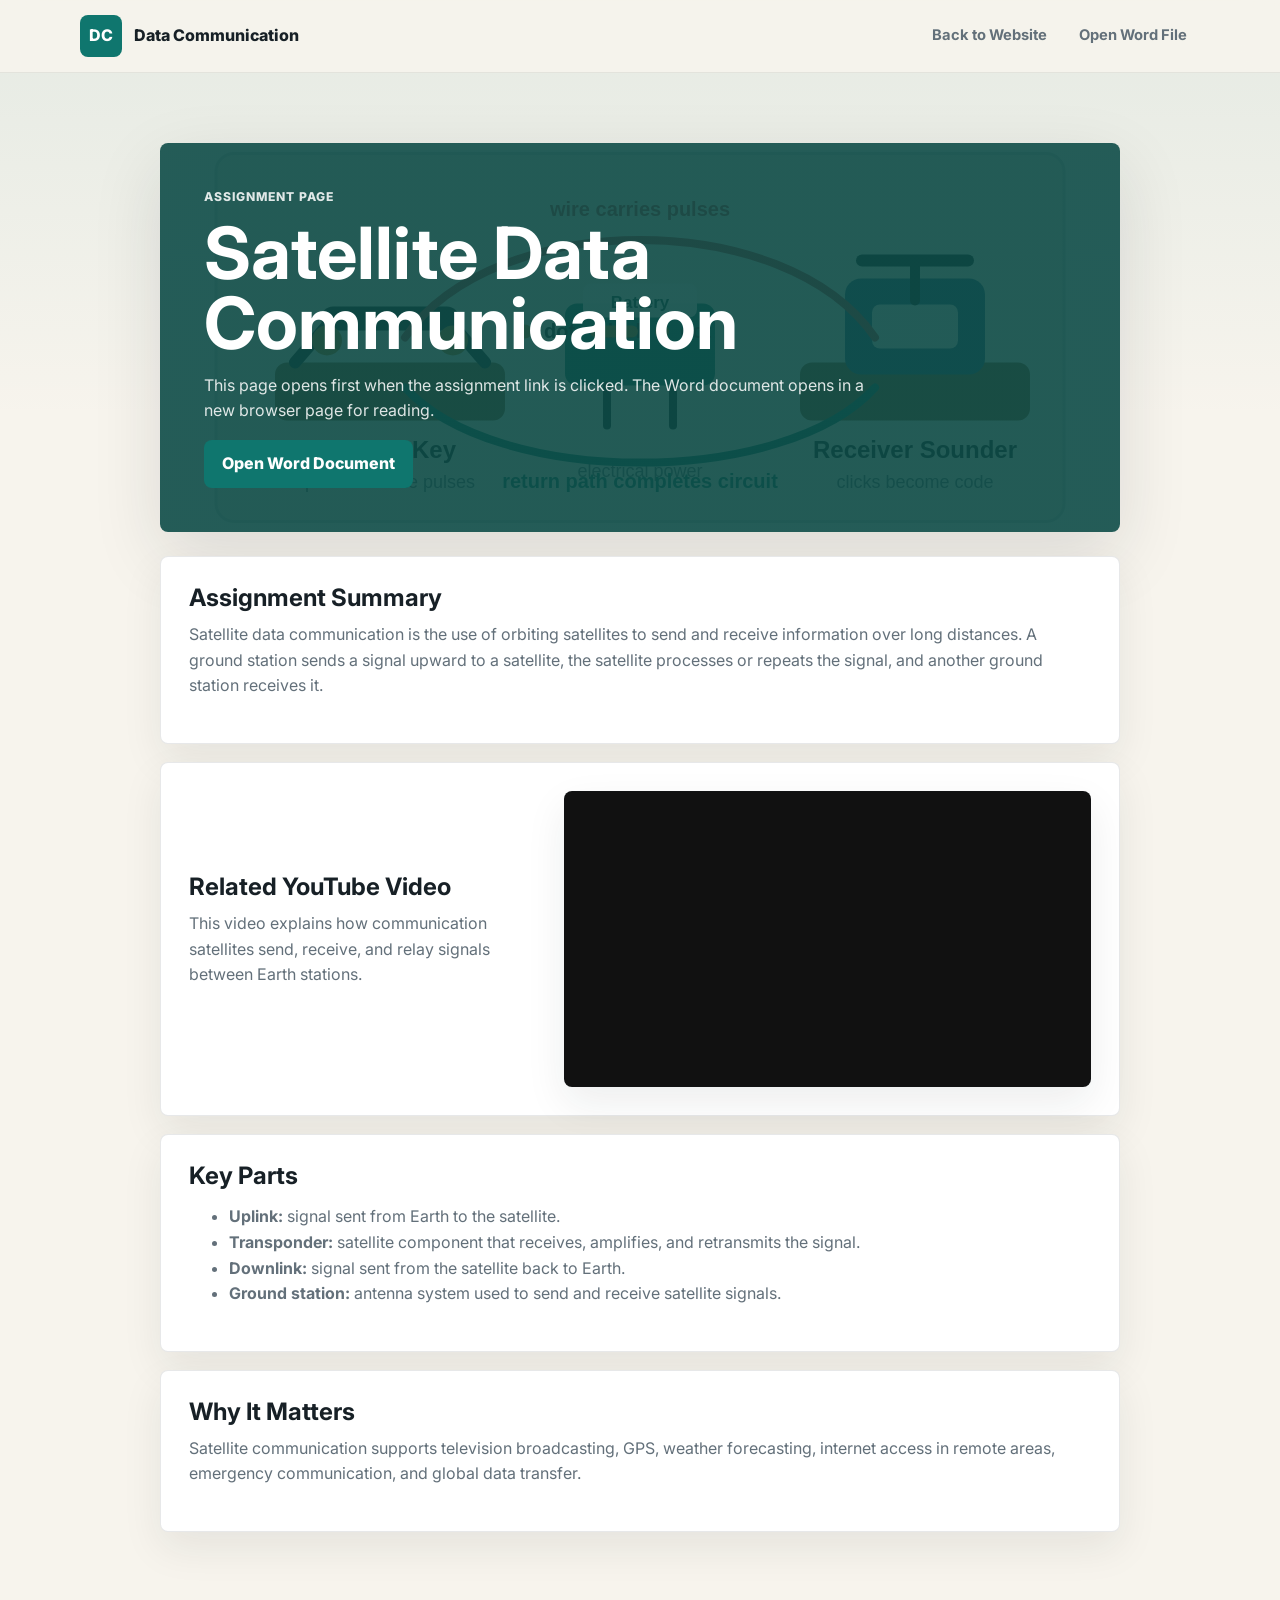
<file: Data Communication Website/assignment.html>
<!DOCTYPE html>
<html lang="en">
<head>
  <meta charset="UTF-8">
  <meta name="viewport" content="width=device-width, initial-scale=1.0">
  <meta name="description" content="Assignment page for the Data Communication website.">
  <title>Assignment | Signal Journey</title>
  <link rel="preconnect" href="https://fonts.googleapis.com">
  <link rel="preconnect" href="https://fonts.gstatic.com" crossorigin>
  <link href="https://fonts.googleapis.com/css2?family=Inter:wght@400;500;600;700;800&display=swap" rel="stylesheet">
  <link rel="stylesheet" href="styles.css">
</head>
<body>
  <header class="site-header">
    <nav class="nav" aria-label="Assignment navigation">
      <a class="brand" href="index.html">
        <span class="brand-mark">DC</span>
        <span>Data Communication</span>
      </a>
      <div class="nav-links assignment-nav">
        <a href="index.html">Back to Website</a>
        <a href="assignment-document.html" target="_blank" rel="noopener">Open Word File</a>
      </div>
    </nav>
  </header>

  <main>
    <section class="assignment-page">
      <div class="assignment-hero">
        <p class="eyebrow">Assignment Page</p>
        <h1>Satellite Data Communication</h1>
        <p>
          This page opens first when the assignment link is clicked. The Word
          document opens in a new browser page for reading.
        </p>
        <a class="button primary" href="assignment-document.html" target="_blank" rel="noopener">Open Word Document</a>
      </div>

      <div class="assignment-content">
        <article>
          <h2>Assignment Summary</h2>
          <p>
            Satellite data communication is the use of orbiting satellites to send
            and receive information over long distances. A ground station sends a
            signal upward to a satellite, the satellite processes or repeats the
            signal, and another ground station receives it.
          </p>
        </article>

        <article class="assignment-video">
          <div>
            <h2>Related YouTube Video</h2>
            <p>
              This video explains how communication satellites send, receive, and
              relay signals between Earth stations.
            </p>
          </div>
          <div class="video-frame compact-video">
            <iframe
              src="https://www.youtube-nocookie.com/embed/ror4P1UAv_g?rel=0&modestbranding=1&playsinline=1"
              title="How do satellites work?"
              referrerpolicy="strict-origin-when-cross-origin"
              sandbox="allow-scripts allow-same-origin allow-presentation"
              allow="accelerometer; autoplay; clipboard-write; encrypted-media; gyroscope; picture-in-picture; web-share"
              allowfullscreen>
            </iframe>
          </div>
        </article>

        <article>
          <h2>Key Parts</h2>
          <ul>
            <li><strong>Uplink:</strong> signal sent from Earth to the satellite.</li>
            <li><strong>Transponder:</strong> satellite component that receives, amplifies, and retransmits the signal.</li>
            <li><strong>Downlink:</strong> signal sent from the satellite back to Earth.</li>
            <li><strong>Ground station:</strong> antenna system used to send and receive satellite signals.</li>
          </ul>
        </article>

        <article>
          <h2>Why It Matters</h2>
          <p>
            Satellite communication supports television broadcasting, GPS,
            weather forecasting, internet access in remote areas, emergency
            communication, and global data transfer.
          </p>
        </article>
      </div>
    </section>
  </main>
</body>
</html>
</file>
<file: Data Communication Website/styles.css>
:root {
  --bg: #f7f4ed;
  --surface: #ffffff;
  --ink: #172026;
  --muted: #63707a;
  --line: #d9dedf;
  --teal: #0f766e;
  --teal-dark: #0c4a45;
  --gold: #c08328;
  --red: #bc4749;
  --blue: #2f6690;
  --shadow: 0 24px 70px rgba(23, 32, 38, 0.12);
}

body.dark {
  --bg: #101417;
  --surface: #181f24;
  --ink: #eef3f4;
  --muted: #a6b4b8;
  --line: #2d3a40;
  --teal: #35c2b5;
  --teal-dark: #7de1d8;
  --gold: #e4a94a;
  --red: #e07272;
  --blue: #68a9d6;
  --shadow: 0 24px 70px rgba(0, 0, 0, 0.28);
}

* {
  box-sizing: border-box;
}

html {
  scroll-behavior: smooth;
}

body {
  margin: 0;
  color: var(--ink);
  background:
    linear-gradient(180deg, rgba(15, 118, 110, 0.08), transparent 420px),
    var(--bg);
  font-family: "Inter", Arial, sans-serif;
  line-height: 1.6;
}

img {
  display: block;
  max-width: 100%;
}

a {
  color: inherit;
}

.site-header {
  position: sticky;
  top: 0;
  z-index: 20;
  border-bottom: 1px solid rgba(23, 32, 38, 0.08);
  background: rgba(247, 244, 237, 0.9);
  backdrop-filter: blur(16px);
}

body.dark .site-header {
  background: rgba(16, 20, 23, 0.9);
}

#progressBar {
  position: fixed;
  top: 72px;
  left: 0;
  z-index: 30;
  width: 0%;
  height: 3px;
  background: linear-gradient(90deg, var(--teal), var(--gold), var(--red));
}

.nav {
  display: flex;
  align-items: center;
  justify-content: space-between;
  width: min(1120px, calc(100% - 32px));
  min-height: 72px;
  margin: 0 auto;
}

.brand {
  display: inline-flex;
  align-items: center;
  gap: 12px;
  text-decoration: none;
  font-weight: 800;
}

.brand-mark {
  display: grid;
  width: 42px;
  height: 42px;
  place-items: center;
  border-radius: 8px;
  color: white;
  background: var(--teal);
  letter-spacing: 0;
}

.nav-links {
  display: flex;
  align-items: center;
  gap: 6px;
}

.nav-links a {
  border-radius: 8px;
  padding: 10px 13px;
  color: var(--muted);
  text-decoration: none;
  font-weight: 700;
  font-size: 0.92rem;
}

.nav-links a:hover,
.nav-links a:focus-visible {
  color: var(--teal-dark);
  background: rgba(15, 118, 110, 0.1);
}

.theme-toggle {
  min-height: 40px;
  border: 1px solid var(--line);
  border-radius: 8px;
  padding: 0 12px;
  color: var(--ink);
  background: var(--surface);
  font-family: inherit;
  font-weight: 800;
  cursor: pointer;
}

.theme-toggle:hover,
.theme-toggle:focus-visible {
  border-color: var(--teal);
}

.nav-toggle {
  display: none;
  width: 42px;
  height: 42px;
  border: 1px solid var(--line);
  border-radius: 8px;
  background: var(--surface);
}

.nav-toggle span {
  display: block;
  width: 20px;
  height: 2px;
  margin: 4px auto;
  background: var(--ink);
}

.hero,
.section,
.footer {
  width: min(1120px, calc(100% - 32px));
  margin: 0 auto;
}

.hero {
  display: grid;
  grid-template-columns: minmax(0, 1.05fr) minmax(320px, 0.95fr);
  gap: 44px;
  align-items: center;
  min-height: calc(100vh - 72px);
  padding: 72px 0 54px;
}

.eyebrow {
  margin: 0 0 12px;
  color: var(--teal);
  font-size: 0.76rem;
  font-weight: 800;
  letter-spacing: 0.08em;
  text-transform: uppercase;
}

h1,
h2,
h3,
p {
  margin-top: 0;
}

h1 {
  max-width: 780px;
  margin-bottom: 22px;
  font-size: clamp(2.7rem, 7vw, 5.8rem);
  line-height: 0.96;
  letter-spacing: 0;
}

h2 {
  margin-bottom: 12px;
  font-size: clamp(2rem, 4vw, 3.3rem);
  line-height: 1.05;
  letter-spacing: 0;
}

h3 {
  margin-bottom: 8px;
  font-size: 1.15rem;
  line-height: 1.25;
}

.hero-text {
  max-width: 650px;
  color: var(--muted);
  font-size: 1.14rem;
}

.hero-actions {
  display: flex;
  flex-wrap: wrap;
  gap: 12px;
  margin-top: 28px;
}

.button {
  display: inline-flex;
  align-items: center;
  min-height: 48px;
  border-radius: 8px;
  padding: 0 18px;
  text-decoration: none;
  font-weight: 800;
}

.button.primary {
  color: white;
  background: var(--teal);
}

.button.secondary {
  border: 1px solid var(--line);
  background: var(--surface);
}

.hero-panel {
  position: relative;
  display: grid;
  grid-template-columns: 1fr;
  gap: 22px;
  min-height: 440px;
  border: 1px solid rgba(15, 118, 110, 0.18);
  border-radius: 8px;
  padding: 32px;
  overflow: hidden;
  background: linear-gradient(135deg, #ffffff 0%, #f0fbf8 100%);
  box-shadow: var(--shadow);
}

body.dark .hero-panel,
body.dark .portrait-card,
body.dark .bio-card,
body.dark .inspiration-card,
body.dark .cards article,
body.dark .telegraph-copy,
body.dark .resource-grid a,
body.dark .table-wrap,
body.dark .telegraph-diagram img,
body.dark .video-frame,
body.dark .model-list div {
  background: var(--surface);
}

.signal-card {
  align-self: center;
  width: min(260px, 100%);
  border-radius: 8px;
  padding: 24px;
  color: white;
  background: var(--blue);
  box-shadow: 0 18px 35px rgba(47, 102, 144, 0.24);
}

.signal-card.receiver {
  justify-self: end;
  background: var(--red);
  box-shadow: 0 18px 35px rgba(188, 71, 73, 0.2);
}

.signal-card strong,
.signal-card span {
  display: block;
}

.signal-card strong {
  font-size: 1.35rem;
}

.signal-path {
  display: flex;
  justify-content: center;
  gap: 16px;
}

.signal-path span {
  width: 44px;
  height: 12px;
  border-radius: 999px;
  background: var(--gold);
  animation: pulse 1.4s infinite ease-in-out;
}

.signal-path span:nth-child(2) {
  animation-delay: 0.2s;
}

.signal-path span:nth-child(3) {
  animation-delay: 0.4s;
}

.mini-metric {
  display: inline-grid;
  grid-template-columns: auto 1fr;
  gap: 10px;
  align-items: center;
  width: fit-content;
  border: 1px solid var(--line);
  border-radius: 8px;
  padding: 12px 14px;
  background: rgba(255, 255, 255, 0.78);
}

.mini-metric strong {
  color: var(--teal);
  font-size: 1.5rem;
}

.mini-metric span {
  color: var(--muted);
  font-weight: 700;
}

.section {
  padding: 86px 0;
  scroll-margin-top: 90px;
}

.section-heading {
  max-width: 760px;
  margin-bottom: 28px;
}

.section-heading p:not(.eyebrow),
.split-section p,
.video-layout p,
.telegraph-copy p {
  color: var(--muted);
}

.about-grid {
  display: grid;
  grid-template-columns: 0.8fr 1.1fr 1.1fr;
  gap: 18px;
}

.portrait-card,
.bio-card,
.inspiration-card,
.cards article,
.telegraph-copy,
.resource-grid a {
  border: 1px solid rgba(23, 32, 38, 0.1);
  border-radius: 8px;
  background: var(--surface);
  box-shadow: 0 16px 40px rgba(23, 32, 38, 0.08);
}

.portrait-card {
  display: grid;
  gap: 18px;
  padding: 20px;
}

.portrait-card img {
  width: 100%;
  border-radius: 8px;
  background: #e6efec;
}

.passport-photo {
  aspect-ratio: 7 / 9;
  object-fit: cover;
  border: 10px solid #ffffff;
  box-shadow: 0 12px 28px rgba(23, 32, 38, 0.18);
}

.portrait-card p,
.bio-card p,
.inspiration-card p {
  margin-bottom: 0;
  color: var(--muted);
}

.bio-card,
.inspiration-card {
  padding: 26px;
}

.cards {
  display: grid;
  gap: 16px;
}

.five-components {
  grid-template-columns: repeat(5, minmax(0, 1fr));
}

.cards article {
  padding: 22px;
}

.cards span {
  display: inline-flex;
  align-items: center;
  justify-content: center;
  width: 38px;
  height: 38px;
  margin-bottom: 18px;
  border-radius: 8px;
  color: white;
  background: var(--teal);
  font-weight: 800;
}

.cards p {
  margin-bottom: 0;
  color: var(--muted);
}

.accordion {
  display: grid;
  gap: 10px;
  margin-top: 22px;
}

.accordion-btn {
  display: flex;
  align-items: center;
  justify-content: space-between;
  width: 100%;
  min-height: 54px;
  border: 1px solid var(--line);
  border-radius: 8px;
  padding: 0 18px;
  color: var(--ink);
  background: var(--surface);
  font: inherit;
  font-weight: 800;
  cursor: pointer;
}

.accordion-btn::after {
  content: "+";
  color: var(--teal);
  font-size: 1.4rem;
}

.accordion-btn.open::after {
  content: "-";
}

.accordion-body {
  display: none;
  border: 1px solid var(--line);
  border-top: 0;
  border-radius: 0 0 8px 8px;
  padding: 16px 18px;
  background: rgba(15, 118, 110, 0.07);
}

.accordion-btn.open {
  border-color: var(--teal);
  border-bottom-right-radius: 0;
  border-bottom-left-radius: 0;
}

.accordion-body.open {
  display: block;
}

.accordion-body p {
  margin-bottom: 0;
  color: var(--muted);
}

.split-section {
  display: grid;
  grid-template-columns: 0.8fr 1.2fr;
  gap: 42px;
  align-items: start;
}

.model-list {
  display: grid;
  gap: 10px;
}

.model-list div {
  display: grid;
  grid-template-columns: 54px 1fr;
  align-items: center;
  min-height: 54px;
  border: 1px solid rgba(23, 32, 38, 0.1);
  border-radius: 8px;
  overflow: hidden;
  background: var(--surface);
}

.model-list strong {
  display: grid;
  height: 100%;
  place-items: center;
  color: white;
  background: var(--blue);
}

.model-list span {
  padding: 0 16px;
  font-weight: 800;
}

.table-wrap {
  overflow-x: auto;
  border: 1px solid rgba(23, 32, 38, 0.1);
  border-radius: 8px;
  background: var(--surface);
  box-shadow: 0 16px 40px rgba(23, 32, 38, 0.08);
}

table {
  width: 100%;
  min-width: 720px;
  border-collapse: collapse;
}

th,
td {
  padding: 16px;
  border-bottom: 1px solid var(--line);
  text-align: left;
  vertical-align: top;
}

th {
  color: white;
  background: var(--teal-dark);
}

tr:last-child td {
  border-bottom: 0;
}

.telegraph-grid,
.video-layout {
  display: grid;
  grid-template-columns: 1.2fr 0.8fr;
  gap: 24px;
  align-items: start;
}

.telegraph-diagram {
  margin: 0;
}

.telegraph-diagram img {
  width: 100%;
  border: 1px solid rgba(23, 32, 38, 0.1);
  border-radius: 8px;
  background: var(--surface);
  box-shadow: 0 16px 40px rgba(23, 32, 38, 0.08);
}

figcaption {
  margin-top: 10px;
  color: var(--muted);
  font-size: 0.92rem;
}

.telegraph-copy {
  padding: 26px;
}

.telegraph-copy ul {
  margin: 18px 0 0;
  padding-left: 20px;
}

.video-frame {
  aspect-ratio: 16 / 9;
  overflow: hidden;
  border: 1px solid rgba(23, 32, 38, 0.1);
  border-radius: 8px;
  background: #111;
  box-shadow: 0 16px 40px rgba(23, 32, 38, 0.08);
}

.video-frame iframe {
  width: 100%;
  height: 100%;
  border: 0;
}

.inline-link {
  color: var(--teal-dark);
  font-weight: 800;
}

.resource-grid {
  display: grid;
  grid-template-columns: repeat(4, minmax(0, 1fr));
  gap: 16px;
}

.resource-grid a {
  display: grid;
  gap: 8px;
  min-height: 150px;
  padding: 22px;
  text-decoration: none;
}

.resource-grid a:hover,
.resource-grid a:focus-visible {
  border-color: var(--teal);
  transform: translateY(-2px);
}

.resource-grid span {
  color: var(--muted);
}

.footer {
  display: flex;
  flex-wrap: wrap;
  justify-content: space-between;
  gap: 12px;
  border-top: 1px solid rgba(23, 32, 38, 0.12);
  padding: 26px 0 36px;
  color: var(--muted);
}

.footer p {
  margin: 0;
}

.assignment-page {
  width: min(960px, calc(100% - 32px));
  margin: 0 auto;
  padding: 70px 0;
}

.assignment-hero {
  border-radius: 8px;
  padding: 44px;
  color: white;
  background:
    linear-gradient(rgba(12, 74, 69, 0.9), rgba(12, 74, 69, 0.9)),
    url("assets/telegraph-diagram.svg") center / cover;
  box-shadow: var(--shadow);
}

.assignment-hero h1 {
  max-width: 760px;
  margin-bottom: 16px;
  font-size: clamp(2.2rem, 6vw, 4.5rem);
}

.assignment-hero p {
  max-width: 680px;
  color: rgba(255, 255, 255, 0.86);
}

.assignment-content {
  display: grid;
  gap: 18px;
  margin-top: 24px;
}

.assignment-content article {
  border: 1px solid rgba(23, 32, 38, 0.1);
  border-radius: 8px;
  padding: 28px;
  background: var(--surface);
  box-shadow: 0 16px 40px rgba(23, 32, 38, 0.08);
}

.assignment-content h2 {
  font-size: 1.5rem;
}

.assignment-content p,
.assignment-content li {
  color: var(--muted);
}

.assignment-video,
.document-video {
  display: grid;
  grid-template-columns: minmax(0, 0.8fr) minmax(320px, 1.2fr);
  gap: 24px;
  align-items: center;
}

.assignment-video .compact-video {
  min-width: 0;
}

.document-video {
  margin: 30px 0 10px;
  padding: 28px;
  border: 1px solid rgba(23, 32, 38, 0.1);
  border-radius: 8px;
  background: #f8fbfb;
  box-shadow: 0 16px 40px rgba(23, 32, 38, 0.08);
}

.document-video h2 {
  margin-top: 0;
}

.assignment-nav {
  display: flex;
}

.document-viewer-page {
  width: min(980px, calc(100% - 32px));
  margin: 0 auto;
  padding: 46px 0 72px;
}

.document-viewer {
  border: 1px solid rgba(23, 32, 38, 0.1);
  border-radius: 8px;
  padding: clamp(24px, 5vw, 54px);
  background: var(--surface);
  box-shadow: var(--shadow);
}

.document-viewer h1 {
  max-width: none;
  margin-bottom: 18px;
  font-size: clamp(2rem, 5vw, 3.5rem);
  line-height: 1.05;
}

.document-viewer h2 {
  margin: 34px 0 12px;
  font-size: clamp(1.35rem, 3vw, 2rem);
  line-height: 1.18;
}

.document-viewer p {
  margin-bottom: 18px;
  color: var(--muted);
}

.document-viewer .document-meta {
  margin-bottom: 6px;
  color: var(--ink);
  font-weight: 800;
}

.inspiration-layout {
  display: grid;
  grid-template-columns: 0.9fr 1.1fr;
  gap: 24px;
  align-items: start;
}

.inspiration-layout > div,
.signal-steps {
  border: 1px solid rgba(23, 32, 38, 0.1);
  border-radius: 8px;
  padding: 26px;
  background: var(--surface);
  box-shadow: 0 16px 40px rgba(23, 32, 38, 0.08);
}

.inspiration-layout p {
  margin-bottom: 0;
  color: var(--muted);
}

.signal-steps {
  display: grid;
  gap: 14px;
  margin: 0;
  padding-left: 44px;
}

.signal-steps li {
  padding-left: 6px;
}

.signal-steps strong,
.signal-steps span {
  display: block;
}

.signal-steps span {
  color: var(--muted);
}

.back-to-top {
  position: fixed;
  right: 22px;
  bottom: 22px;
  z-index: 25;
  display: none;
  min-height: 44px;
  border: 0;
  border-radius: 8px;
  padding: 0 14px;
  color: white;
  background: var(--teal);
  font-family: inherit;
  font-weight: 900;
  cursor: pointer;
  box-shadow: var(--shadow);
}

.back-to-top.show {
  display: inline-flex;
  align-items: center;
}

.reveal {
  opacity: 0;
  transform: translateY(26px);
  transition: opacity 0.55s ease, transform 0.55s ease;
}

.reveal.visible {
  opacity: 1;
  transform: translateY(0);
}

@keyframes pulse {
  0%,
  100% {
    opacity: 0.35;
    transform: translateY(0);
  }
  50% {
    opacity: 1;
    transform: translateY(-4px);
  }
}

@media (max-width: 920px) {
  .hero,
  .about-grid,
  .split-section,
  .telegraph-grid,
  .video-layout,
  .assignment-video,
  .document-video,
  .inspiration-layout {
    grid-template-columns: 1fr;
  }

  .hero {
    min-height: auto;
  }

  .five-components,
  .resource-grid {
    grid-template-columns: repeat(2, minmax(0, 1fr));
  }
}

@media (max-width: 720px) {
  .nav-toggle {
    display: block;
  }

  .nav-links {
    position: absolute;
    top: 72px;
    left: 16px;
    right: 16px;
    display: none;
    flex-direction: column;
    align-items: stretch;
    border: 1px solid var(--line);
    border-radius: 8px;
    padding: 8px;
    background: var(--surface);
    box-shadow: var(--shadow);
  }

  .theme-toggle {
    margin-left: auto;
  }

  .nav-links.open {
    display: flex;
  }

  .nav-links a {
    padding: 12px;
  }

  .hero {
    padding-top: 46px;
  }

  .hero-panel {
    min-height: 360px;
    padding: 20px;
  }

  .section {
    padding: 58px 0;
  }

  .five-components,
  .resource-grid {
    grid-template-columns: 1fr;
  }

  h1 {
    font-size: clamp(2.35rem, 14vw, 4rem);
  }
}
</file>
